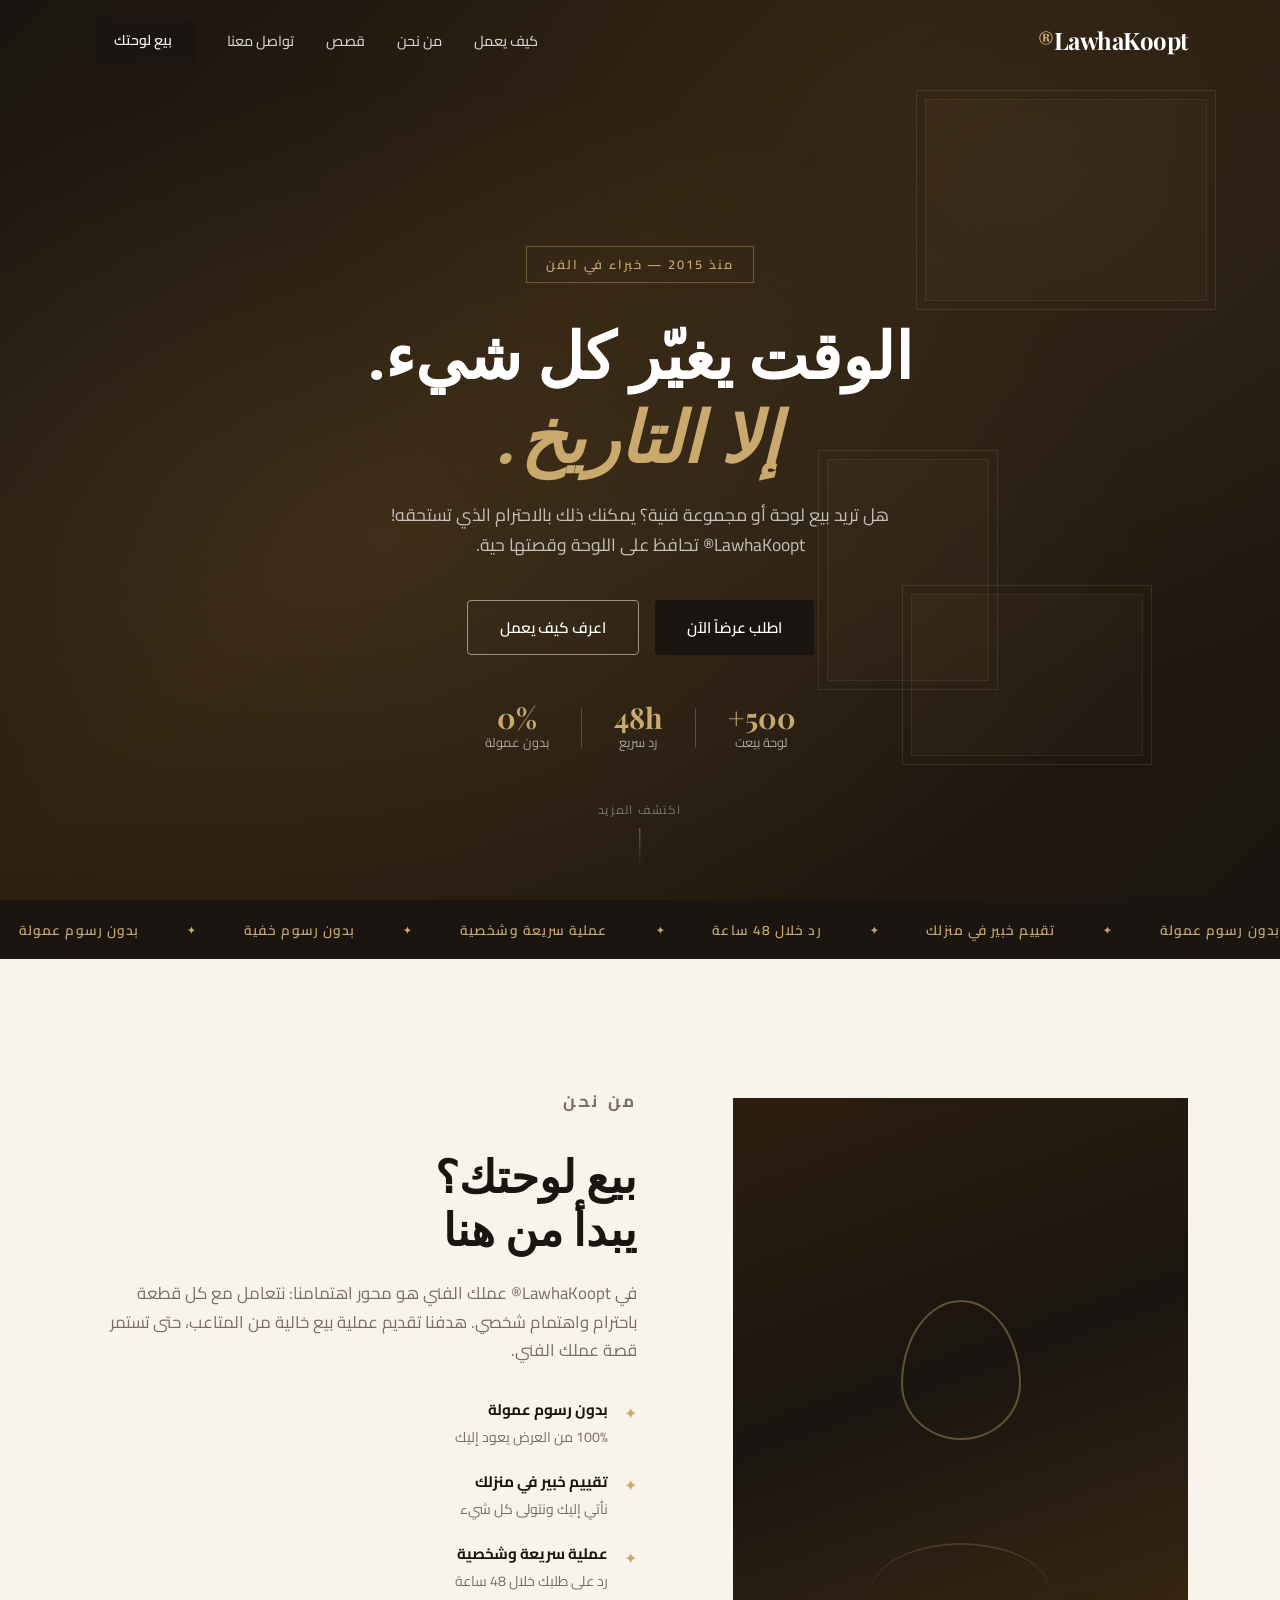
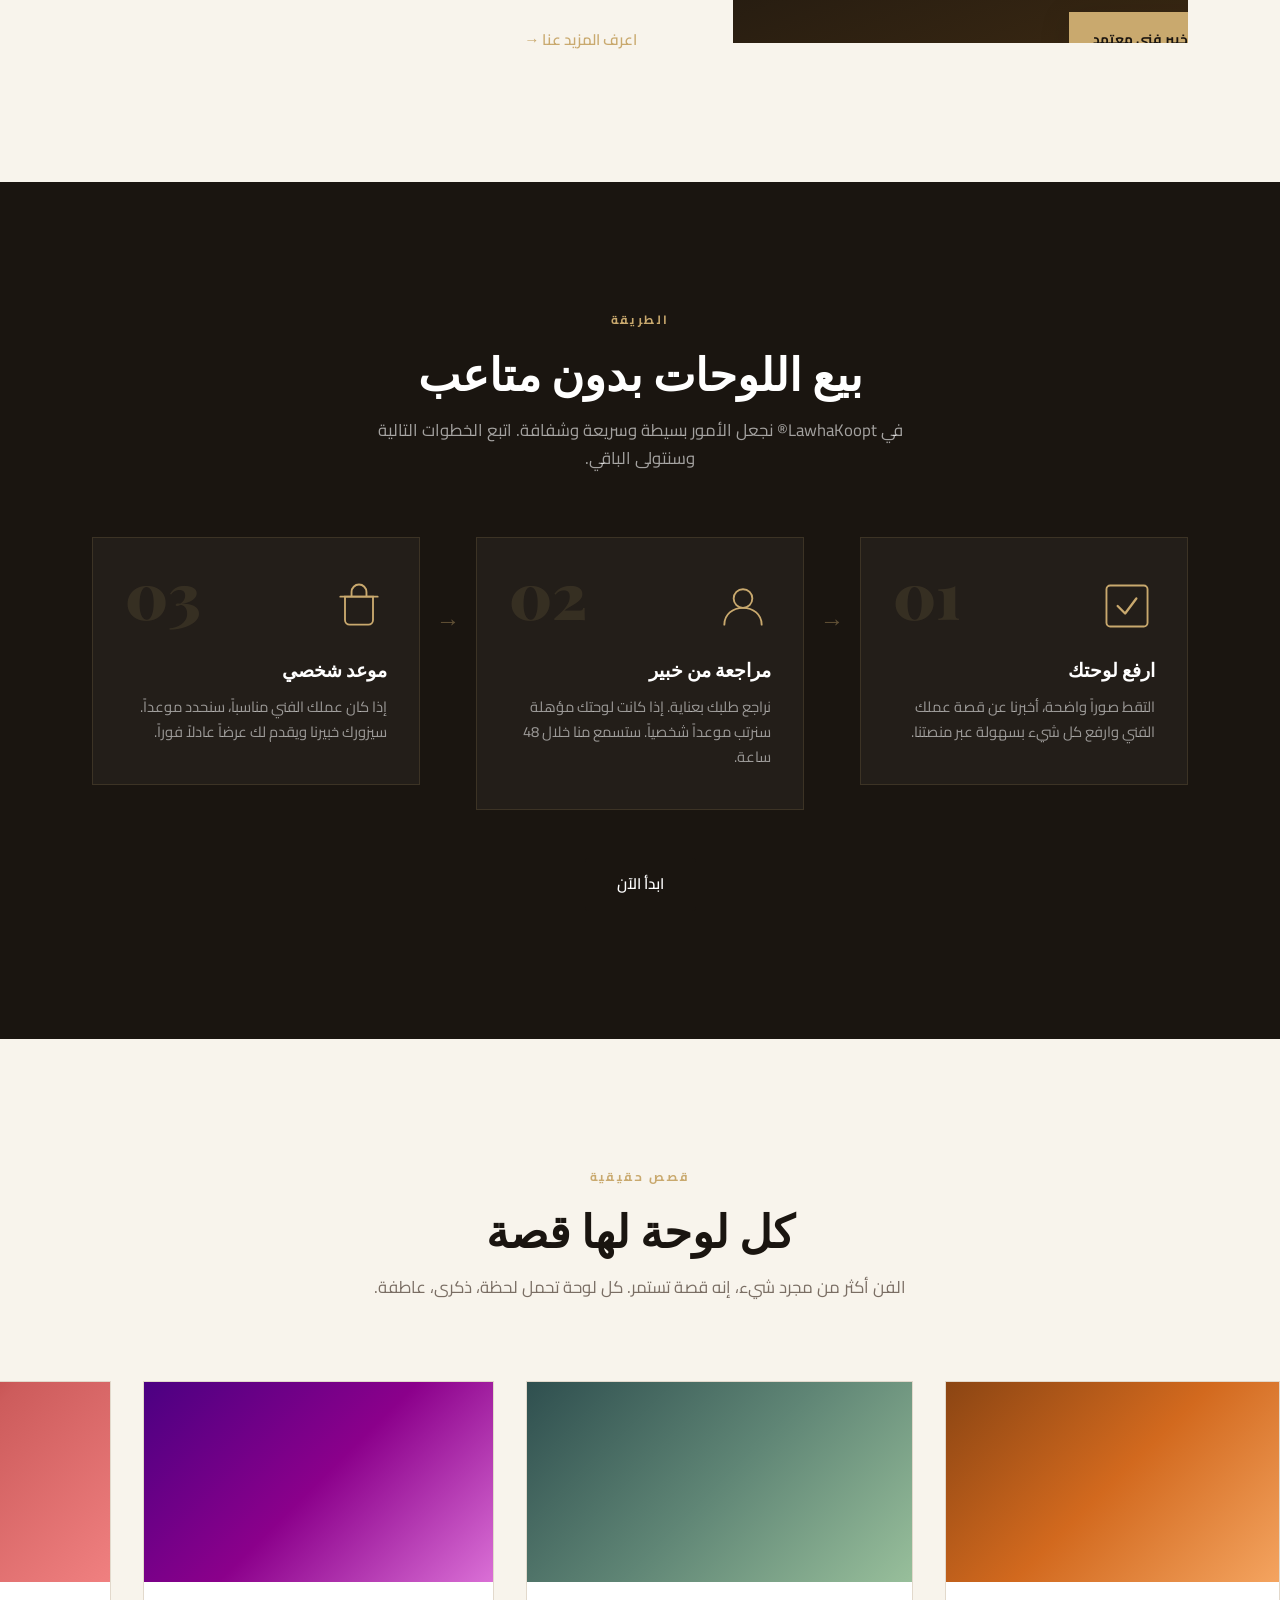
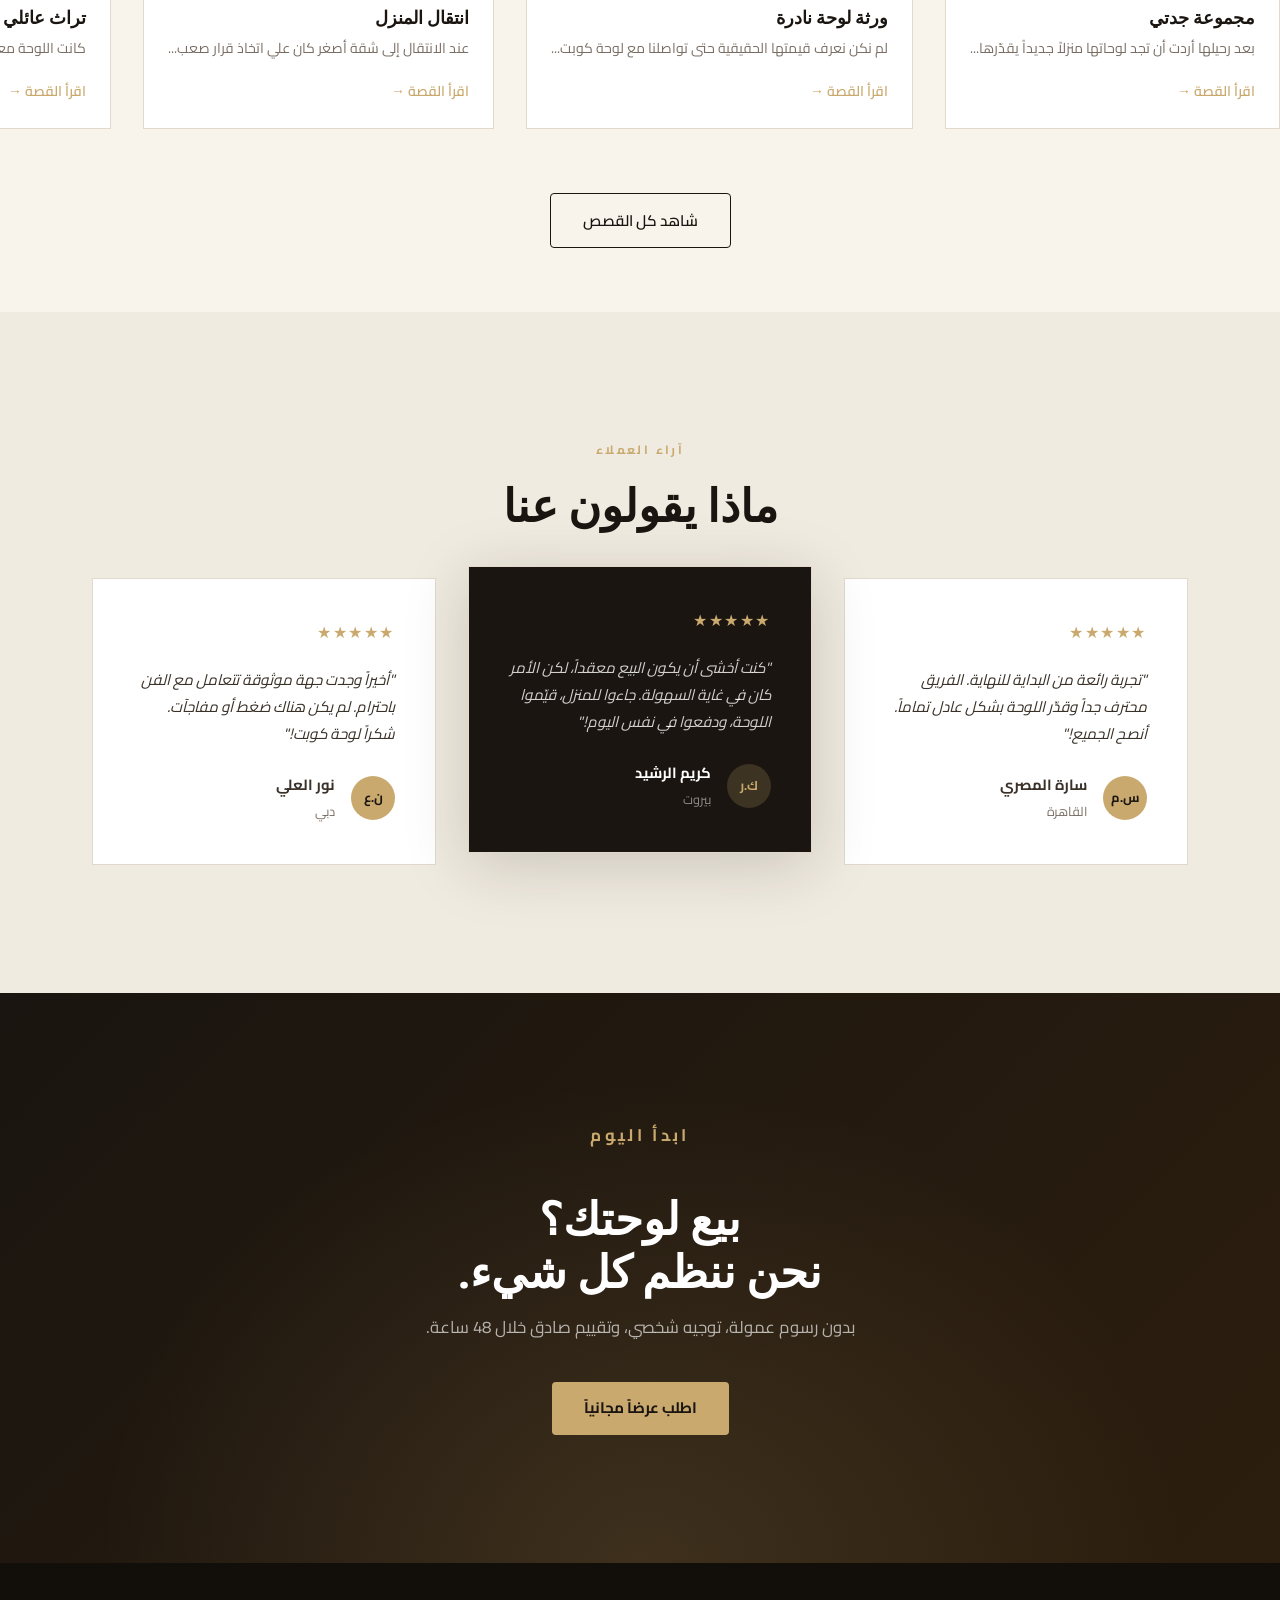
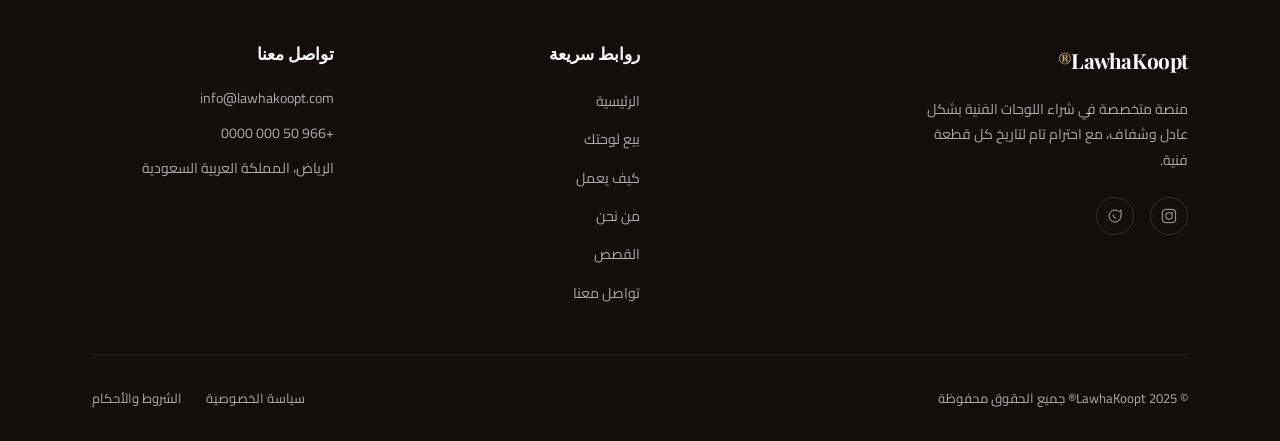
<file: index.html>
<!DOCTYPE html>
<html lang="ar" dir="rtl">
<head>
  <meta charset="UTF-8" />
  <meta name="viewport" content="width=device-width, initial-scale=1.0" />
  <title>بيع لوحتك بسرعة وأمان | LawhaKoopt®</title>
  <meta name="description" content="تريد بيع لوحتك؟ في LawhaKoopt® نقدم لك تجربة بيع سريعة وشخصية وبلا متاعب – بدون عمولة، وعرض شفاف خلال 48 ساعة." />
  <link rel="preconnect" href="https://fonts.googleapis.com">
  <link rel="preconnect" href="https://fonts.gstatic.com" crossorigin>
  <link href="https://fonts.googleapis.com/css2?family=Playfair+Display:ital,wght@0,400;0,700;0,900;1,400;1,700&family=Cairo:wght@300;400;500;600;700&display=swap" rel="stylesheet">
  <link rel="stylesheet" href="styles.css" />
</head>
<body>

<!-- ===== NAVBAR ===== -->
<nav class="navbar" id="navbar">
  <div class="nav-container">
    <a href="index.html" class="logo">LawhaKoopt<span>®</span></a>
    <ul class="nav-links" id="navLinks">
      <li><a href="how-it-works.html">كيف يعمل</a></li>
      <li><a href="about.html">من نحن</a></li>
      <li><a href="stories.html">قصص</a></li>
      <li><a href="contact.html">تواصل معنا</a></li>
    </ul>
    <a href="sell.html" class="btn-nav">بيع لوحتك</a>
    <button class="hamburger" id="hamburger" aria-label="القائمة">
      <span></span><span></span><span></span>
    </button>
  </div>
</nav>

<!-- ===== HERO ===== -->
<section class="hero">
  <div class="hero-bg">
    <div class="hero-canvas-art">
      <div class="floating-frame frame-1"></div>
      <div class="floating-frame frame-2"></div>
      <div class="floating-frame frame-3"></div>
    </div>
    <div class="hero-overlay"></div>
  </div>
  <div class="hero-content">
    <div class="hero-badge">منذ 2015 — خبراء في الفن</div>
    <h1 class="hero-title">
      <span class="title-line">الوقت يغيّر كل شيء.</span>
      <em class="title-em">إلا التاريخ.</em>
    </h1>
    <p class="hero-sub">هل تريد بيع لوحة أو مجموعة فنية؟ يمكنك ذلك بالاحترام الذي تستحقه! LawhaKoopt® تحافظ على اللوحة وقصتها حية.</p>
    <div class="hero-actions">
      <a href="sell.html" class="btn-primary">اطلب عرضاً الآن</a>
      <a href="how-it-works.html" class="btn-ghost">اعرف كيف يعمل</a>
    </div>
    <div class="hero-trust">
      <div class="trust-item"><span class="trust-num">+500</span><span>لوحة بيعت</span></div>
      <div class="trust-sep"></div>
      <div class="trust-item"><span class="trust-num">48h</span><span>رد سريع</span></div>
      <div class="trust-sep"></div>
      <div class="trust-item"><span class="trust-num">0%</span><span>بدون عمولة</span></div>
    </div>
  </div>
  <div class="hero-scroll-hint">
    <span>اكتشف المزيد</span>
    <div class="scroll-arrow"></div>
  </div>
</section>

<!-- ===== FEATURES TICKER ===== -->
<div class="ticker-wrap">
  <div class="ticker-track">
    <span>بدون رسوم عمولة</span><span class="dot">✦</span>
    <span>تقييم خبير في منزلك</span><span class="dot">✦</span>
    <span>رد خلال 48 ساعة</span><span class="dot">✦</span>
    <span>عملية سريعة وشخصية</span><span class="dot">✦</span>
    <span>بدون رسوم خفية</span><span class="dot">✦</span>
    <span>بدون رسوم عمولة</span><span class="dot">✦</span>
    <span>تقييم خبير في منزلك</span><span class="dot">✦</span>
    <span>رد خلال 48 ساعة</span><span class="dot">✦</span>
    <span>عملية سريعة وشخصية</span><span class="dot">✦</span>
    <span>بدون رسوم خفية</span><span class="dot">✦</span>
  </div>
</div>

<!-- ===== ABOUT INTRO ===== -->
<section class="about-intro">
  <div class="container">
    <div class="about-intro-grid">
      <div class="about-intro-img">
        <div class="portrait-frame">
          <div class="portrait-inner">
            <div class="portrait-art"></div>
          </div>
          <div class="portrait-badge">خبير فني معتمد</div>
        </div>
      </div>
      <div class="about-intro-text">
        <p class="section-label">من نحن</p>
        <h2>بيع لوحتك؟<br/>يبدأ من هنا</h2>
        <p>في LawhaKoopt® عملك الفني هو محور اهتمامنا: نتعامل مع كل قطعة باحترام واهتمام شخصي. هدفنا تقديم عملية بيع خالية من المتاعب، حتى تستمر قصة عملك الفني.</p>
        <ul class="feature-list">
          <li>
            <div class="feat-icon">✦</div>
            <div>
              <strong>بدون رسوم عمولة</strong>
              <span>100% من العرض يعود إليك</span>
            </div>
          </li>
          <li>
            <div class="feat-icon">✦</div>
            <div>
              <strong>تقييم خبير في منزلك</strong>
              <span>نأتي إليك ونتولى كل شيء</span>
            </div>
          </li>
          <li>
            <div class="feat-icon">✦</div>
            <div>
              <strong>عملية سريعة وشخصية</strong>
              <span>رد على طلبك خلال 48 ساعة</span>
            </div>
          </li>
        </ul>
        <a href="about.html" class="btn-link">اعرف المزيد عنا →</a>
      </div>
    </div>
  </div>
</section>

<!-- ===== HOW IT WORKS ===== -->
<section class="how-section">
  <div class="container">
    <p class="section-label center">الطريقة</p>
    <h2 class="section-title center">بيع اللوحات بدون متاعب</h2>
    <p class="section-sub center">في LawhaKoopt® نجعل الأمور بسيطة وسريعة وشفافة. اتبع الخطوات التالية وسنتولى الباقي.</p>
    <div class="steps-grid">
      <div class="step-card" data-step="01">
        <div class="step-num">01</div>
        <div class="step-icon-wrap">
          <svg viewBox="0 0 60 60" fill="none"><rect x="8" y="8" width="44" height="44" rx="4" stroke="currentColor" stroke-width="2"/><path d="M20 30 L28 38 L40 22" stroke="currentColor" stroke-width="2.5" stroke-linecap="round" stroke-linejoin="round"/></svg>
        </div>
        <h3>ارفع لوحتك</h3>
        <p>التقط صوراً واضحة، أخبرنا عن قصة عملك الفني وارفع كل شيء بسهولة عبر منصتنا.</p>
      </div>
      <div class="step-connector"></div>
      <div class="step-card" data-step="02">
        <div class="step-num">02</div>
        <div class="step-icon-wrap">
          <svg viewBox="0 0 60 60" fill="none"><circle cx="30" cy="22" r="10" stroke="currentColor" stroke-width="2"/><path d="M10 50c0-11 9-18 20-18s20 7 20 18" stroke="currentColor" stroke-width="2" stroke-linecap="round"/></svg>
        </div>
        <h3>مراجعة من خبير</h3>
        <p>نراجع طلبك بعناية. إذا كانت لوحتك مؤهلة سنرتب موعداً شخصياً. ستسمع منا خلال 48 ساعة.</p>
      </div>
      <div class="step-connector"></div>
      <div class="step-card" data-step="03">
        <div class="step-num">03</div>
        <div class="step-icon-wrap">
          <svg viewBox="0 0 60 60" fill="none"><path d="M15 20h30v25a5 5 0 01-5 5H20a5 5 0 01-5-5V20z" stroke="currentColor" stroke-width="2"/><path d="M10 20h40M22 20V15a8 8 0 0116 0v5" stroke="currentColor" stroke-width="2" stroke-linecap="round"/></svg>
        </div>
        <h3>موعد شخصي</h3>
        <p>إذا كان عملك الفني مناسباً، سنحدد موعداً. سيزورك خبيرنا ويقدم لك عرضاً عادلاً فوراً.</p>
      </div>
    </div>
    <div class="how-cta">
      <a href="sell.html" class="btn-primary">ابدأ الآن</a>
    </div>
  </div>
</section>

<!-- ===== STORIES TEASER ===== -->
<section class="stories-section">
  <div class="container">
    <p class="section-label center">قصص حقيقية</p>
    <h2 class="section-title center">كل لوحة لها قصة</h2>
    <p class="section-sub center">الفن أكثر من مجرد شيء، إنه قصة تستمر. كل لوحة تحمل لحظة، ذكرى، عاطفة.</p>
  </div>
  <div class="stories-marquee">
    <div class="story-card">
      <div class="story-art art-1"></div>
      <div class="story-info">
        <h4>مجموعة جدتي</h4>
        <p>بعد رحيلها أردت أن تجد لوحاتها منزلاً جديداً يقدّرها...</p>
        <a href="stories.html">اقرأ القصة →</a>
      </div>
    </div>
    <div class="story-card">
      <div class="story-art art-2"></div>
      <div class="story-info">
        <h4>ورثة لوحة نادرة</h4>
        <p>لم نكن نعرف قيمتها الحقيقية حتى تواصلنا مع لوحة كوبت...</p>
        <a href="stories.html">اقرأ القصة →</a>
      </div>
    </div>
    <div class="story-card">
      <div class="story-art art-3"></div>
      <div class="story-info">
        <h4>انتقال المنزل</h4>
        <p>عند الانتقال إلى شقة أصغر كان علي اتخاذ قرار صعب...</p>
        <a href="stories.html">اقرأ القصة →</a>
      </div>
    </div>
    <div class="story-card">
      <div class="story-art art-4"></div>
      <div class="story-info">
        <h4>تراث عائلي</h4>
        <p>كانت اللوحة معلقة في منزل عائلتنا لأكثر من خمسين عاماً...</p>
        <a href="stories.html">اقرأ القصة →</a>
      </div>
    </div>
  </div>
  <div class="container" style="text-align:center;margin-top:3rem">
    <a href="stories.html" class="btn-outline">شاهد كل القصص</a>
  </div>
</section>

<!-- ===== TESTIMONIALS ===== -->
<section class="testimonials-section">
  <div class="container">
    <p class="section-label center">آراء العملاء</p>
    <h2 class="section-title center">ماذا يقولون عنا</h2>
    <div class="testimonials-grid">
      <div class="testimonial-card">
        <div class="stars">★★★★★</div>
        <p>"تجربة رائعة من البداية للنهاية. الفريق محترف جداً وقدّر اللوحة بشكل عادل تماماً. أنصح الجميع!"</p>
        <div class="testimonial-author">
          <div class="author-avatar">س.م</div>
          <div>
            <strong>سارة المصري</strong>
            <span>القاهرة</span>
          </div>
        </div>
      </div>
      <div class="testimonial-card featured">
        <div class="stars">★★★★★</div>
        <p>"كنت أخشى أن يكون البيع معقداً، لكن الأمر كان في غاية السهولة. جاءوا للمنزل، قيّموا اللوحة، ودفعوا في نفس اليوم!"</p>
        <div class="testimonial-author">
          <div class="author-avatar">ك.ر</div>
          <div>
            <strong>كريم الرشيد</strong>
            <span>بيروت</span>
          </div>
        </div>
      </div>
      <div class="testimonial-card">
        <div class="stars">★★★★★</div>
        <p>"أخيراً وجدت جهة موثوقة تتعامل مع الفن باحترام. لم يكن هناك ضغط أو مفاجآت. شكراً لوحة كوبت!"</p>
        <div class="testimonial-author">
          <div class="author-avatar">ن.ع</div>
          <div>
            <strong>نور العلي</strong>
            <span>دبي</span>
          </div>
        </div>
      </div>
    </div>
  </div>
</section>

<!-- ===== CTA SECTION ===== -->
<section class="cta-section">
  <div class="cta-bg"></div>
  <div class="container">
    <div class="cta-content">
      <p class="section-label" style="color:#c9a96e">ابدأ اليوم</p>
      <h2>بيع لوحتك؟<br/>نحن ننظم كل شيء.</h2>
      <p>بدون رسوم عمولة، توجيه شخصي، وتقييم صادق خلال 48 ساعة.</p>
      <a href="sell.html" class="btn-gold">اطلب عرضاً مجانياً</a>
    </div>
  </div>
</section>

<!-- ===== FOOTER ===== -->
<footer class="footer">
  <div class="container">
    <div class="footer-grid">
      <div class="footer-brand">
        <a href="index.html" class="logo">LawhaKoopt<span>®</span></a>
        <p>منصة متخصصة في شراء اللوحات الفنية بشكل عادل وشفاف، مع احترام تام لتاريخ كل قطعة فنية.</p>
        <div class="footer-social">
          <a href="#" aria-label="Instagram">
            <svg viewBox="0 0 24 24" fill="none" stroke="currentColor" stroke-width="1.5"><rect x="2" y="2" width="20" height="20" rx="5"/><circle cx="12" cy="12" r="5"/><circle cx="17.5" cy="6.5" r="1" fill="currentColor" stroke="none"/></svg>
          </a>
          <a href="#" aria-label="WhatsApp">
            <svg viewBox="0 0 24 24" fill="none" stroke="currentColor" stroke-width="1.5"><path d="M21 12a9 9 0 11-9-9c2.52 0 4.8.99 6.49 2.6L21 3v9z"/><path d="M9 10c0 3 2 5 5 5"/></svg>
          </a>
        </div>
      </div>
      <div class="footer-links">
        <h4>روابط سريعة</h4>
        <ul>
          <li><a href="index.html">الرئيسية</a></li>
          <li><a href="sell.html">بيع لوحتك</a></li>
          <li><a href="how-it-works.html">كيف يعمل</a></li>
          <li><a href="about.html">من نحن</a></li>
          <li><a href="stories.html">القصص</a></li>
          <li><a href="contact.html">تواصل معنا</a></li>
        </ul>
      </div>
      <div class="footer-contact">
        <h4>تواصل معنا</h4>
        <ul>
          <li><a href="mailto:info@lawhakoopt.com">info@lawhakoopt.com</a></li>
          <li><a href="tel:+966500000000">+966 50 000 0000</a></li>
          <li>الرياض، المملكة العربية السعودية</li>
        </ul>
      </div>
    </div>
    <div class="footer-bottom">
      <p>© 2025 LawhaKoopt® جميع الحقوق محفوظة</p>
      <div class="footer-legal">
        <a href="privacy.html">سياسة الخصوصية</a>
        <a href="terms.html">الشروط والأحكام</a>
      </div>
    </div>
  </div>
</footer>

<script src="main.js"></script>
</body>
</html>
</file>
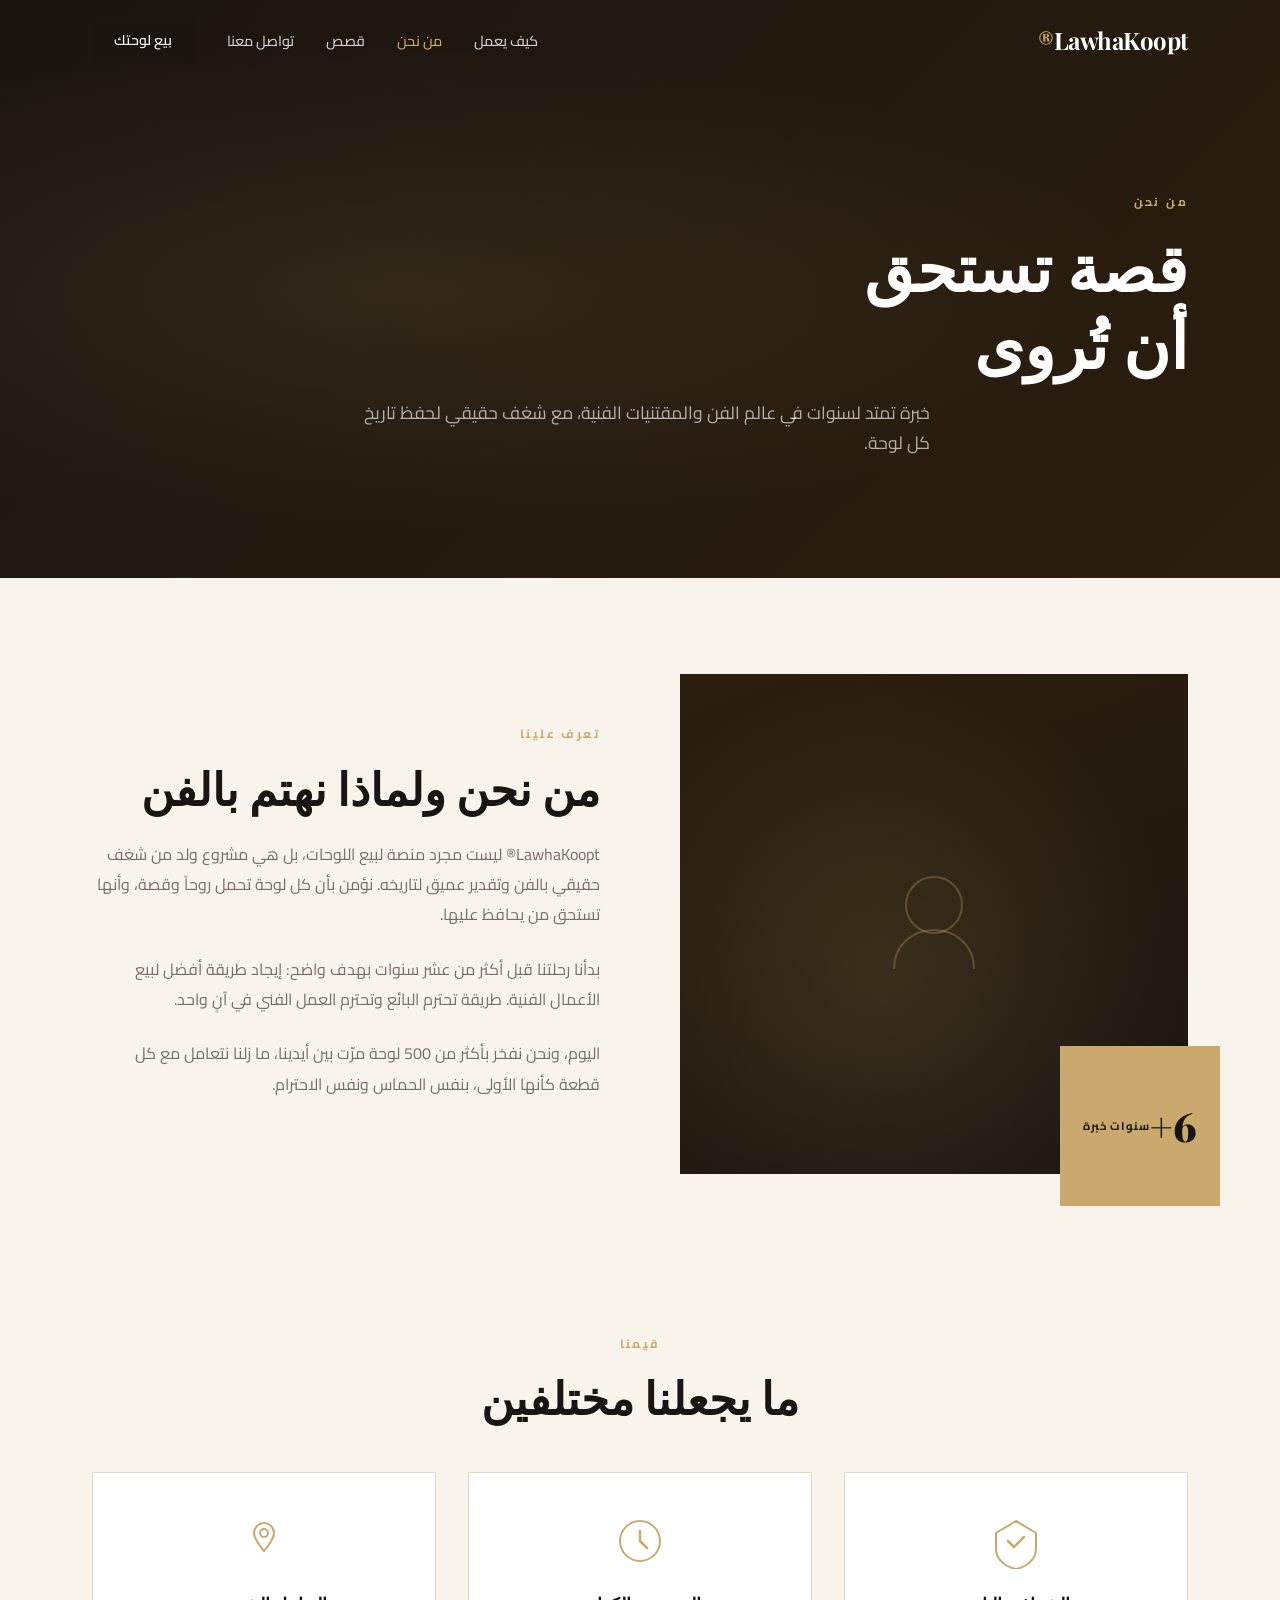
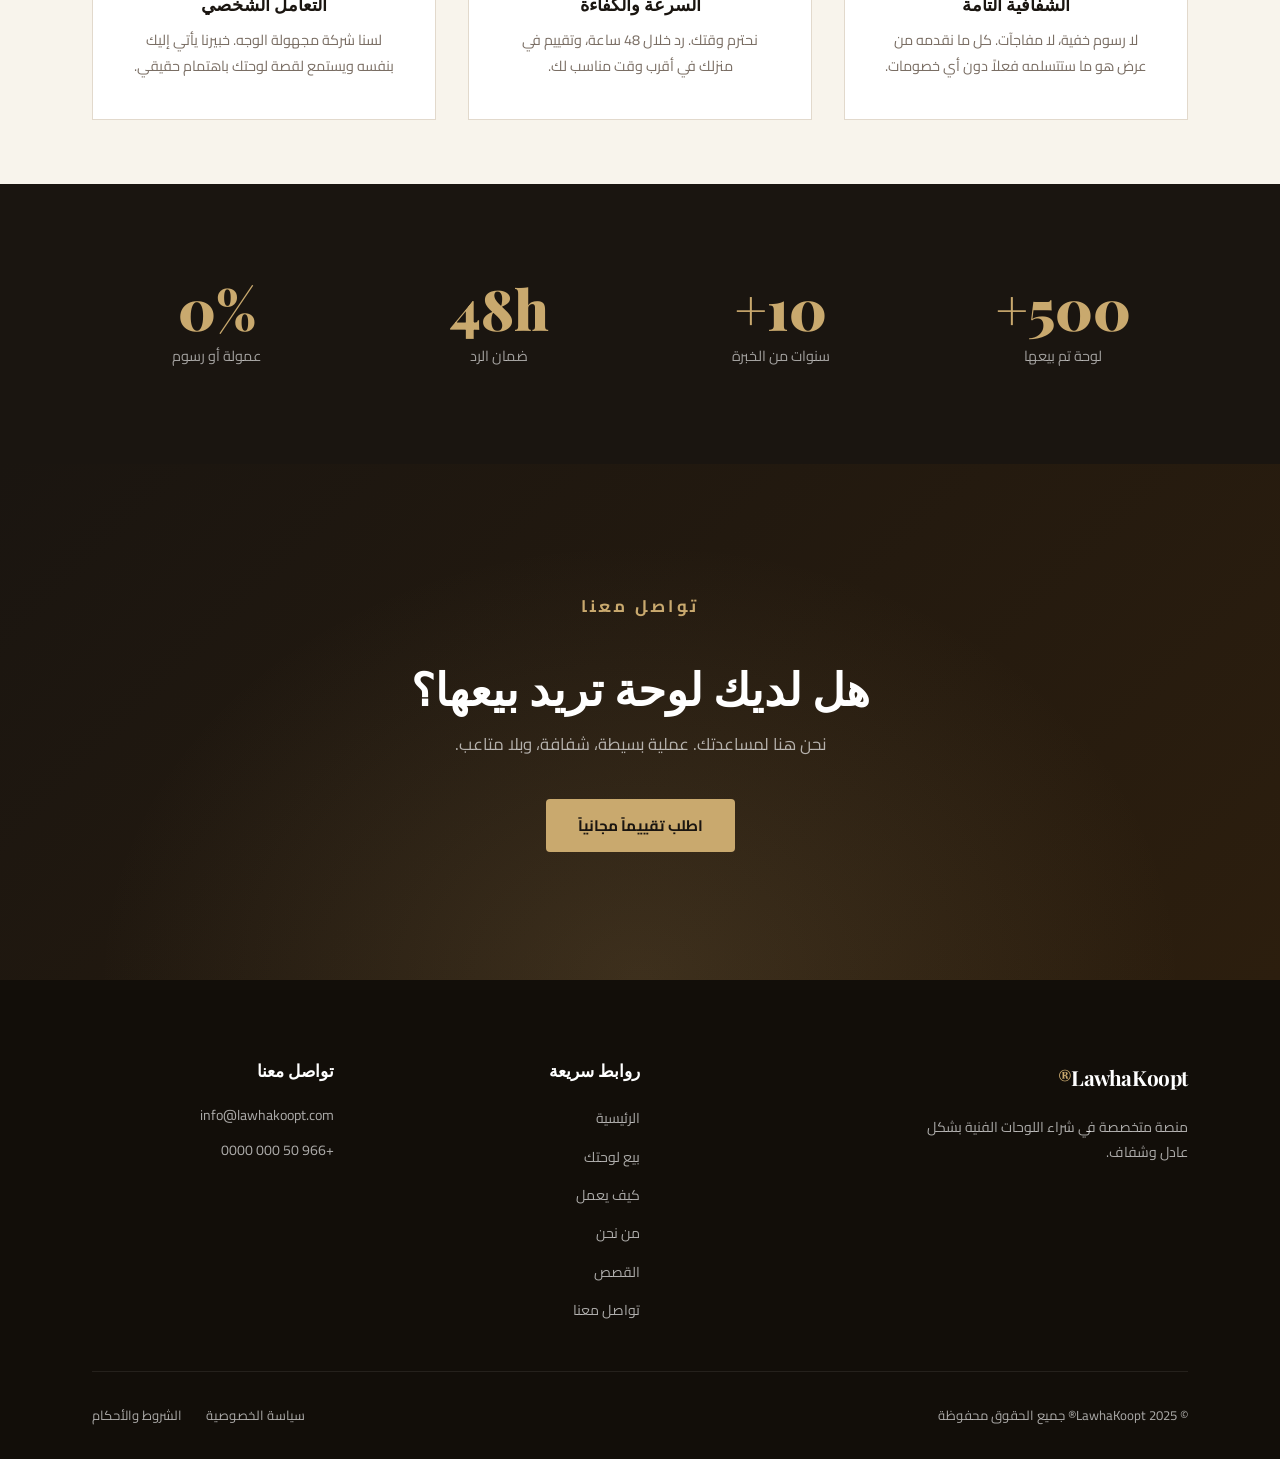
<file: about.html>
<!DOCTYPE html>
<html lang="ar" dir="rtl">
<head>
  <meta charset="UTF-8" />
  <meta name="viewport" content="width=device-width, initial-scale=1.0" />
  <title>من نحن | LawhaKoopt®</title>
  <link rel="preconnect" href="https://fonts.googleapis.com">
  <link href="https://fonts.googleapis.com/css2?family=Playfair+Display:ital,wght@0,400;0,700;0,900;1,400&family=Cairo:wght@300;400;500;600;700&display=swap" rel="stylesheet">
  <link rel="stylesheet" href="styles.css" />
</head>
<body>

<nav class="navbar scrolled" id="navbar">
  <div class="nav-container">
    <a href="index.html" class="logo">LawhaKoopt<span>®</span></a>
    <ul class="nav-links" id="navLinks">
      <li><a href="how-it-works.html">كيف يعمل</a></li>
      <li><a href="about.html" style="color:var(--gold)">من نحن</a></li>
      <li><a href="stories.html">قصص</a></li>
      <li><a href="contact.html">تواصل معنا</a></li>
    </ul>
    <a href="sell.html" class="btn-nav">بيع لوحتك</a>
    <button class="hamburger" id="hamburger"><span></span><span></span><span></span></button>
  </div>
</nav>

<section class="page-hero">
  <div class="container">
    <div class="page-hero-content">
      <span class="section-label">من نحن</span>
      <h1>قصة تستحق<br/>أن تُروى</h1>
      <p class="hero-sub">خبرة تمتد لسنوات في عالم الفن والمقتنيات الفنية، مع شغف حقيقي لحفظ تاريخ كل لوحة.</p>
    </div>
  </div>
</section>

<section class="about-section">
  <div class="container">
    <div class="about-grid reveal">
      <div class="about-img-wrap">
        <div class="about-main-img">
          <div style="position:absolute;inset:0;display:flex;align-items:center;justify-content:center;">
            <div style="text-align:center;color:rgba(201,169,110,0.3);">
              <svg width="120" height="120" viewBox="0 0 120 120" fill="none">
                <circle cx="60" cy="45" r="28" stroke="currentColor" stroke-width="2"/>
                <path d="M20 108c0-22 18-38 40-38s40 16 40 38" stroke="currentColor" stroke-width="2" stroke-linecap="round"/>
              </svg>
            </div>
          </div>
        </div>
        <div class="about-accent">
          <div class="about-accent-num">10+</div>
          <div class="about-accent-txt">سنوات خبرة</div>
        </div>
      </div>
      <div class="about-text">
        <span class="section-label">تعرف علينا</span>
        <h2>من نحن ولماذا نهتم بالفن</h2>
        <p>LawhaKoopt® ليست مجرد منصة لبيع اللوحات، بل هي مشروع ولد من شغف حقيقي بالفن وتقدير عميق لتاريخه. نؤمن بأن كل لوحة تحمل روحاً وقصة، وأنها تستحق من يحافظ عليها.</p>
        <p>بدأنا رحلتنا قبل أكثر من عشر سنوات بهدف واضح: إيجاد طريقة أفضل لبيع الأعمال الفنية. طريقة تحترم البائع وتحترم العمل الفني في آنٍ واحد.</p>
        <p>اليوم، ونحن نفخر بأكثر من 500 لوحة مرّت بين أيدينا، ما زلنا نتعامل مع كل قطعة كأنها الأولى، بنفس الحماس ونفس الاحترام.</p>
      </div>
    </div>
  </div>
</section>

<section class="about-values reveal">
  <div class="container">
    <span class="section-label center">قيمنا</span>
    <h2 class="section-title center">ما يجعلنا مختلفين</h2>
    <div class="values-grid" style="margin-top:3rem">
      <div class="value-card">
        <div class="value-icon">
          <svg viewBox="0 0 56 56" fill="none"><path d="M28 8L8 20v16c0 10 9 18 20 20 11-2 20-10 20-20V20L28 8z" stroke="currentColor" stroke-width="2"/><path d="M20 28l6 6 10-10" stroke="currentColor" stroke-width="2.5" stroke-linecap="round" stroke-linejoin="round"/></svg>
        </div>
        <h3>الشفافية التامة</h3>
        <p>لا رسوم خفية، لا مفاجآت. كل ما نقدمه من عرض هو ما ستتسلمه فعلاً دون أي خصومات.</p>
      </div>
      <div class="value-card">
        <div class="value-icon">
          <svg viewBox="0 0 56 56" fill="none"><circle cx="28" cy="28" r="20" stroke="currentColor" stroke-width="2"/><path d="M28 18v10l7 7" stroke="currentColor" stroke-width="2.5" stroke-linecap="round"/></svg>
        </div>
        <h3>السرعة والكفاءة</h3>
        <p>نحترم وقتك. رد خلال 48 ساعة، وتقييم في منزلك في أقرب وقت مناسب لك.</p>
      </div>
      <div class="value-card">
        <div class="value-icon">
          <svg viewBox="0 0 56 56" fill="none"><path d="M28 10c-5 0-10 4-10 10s10 18 10 18 10-12 10-18-5-10-10-10z" stroke="currentColor" stroke-width="2"/><circle cx="28" cy="20" r="4" stroke="currentColor" stroke-width="2"/></svg>
        </div>
        <h3>التعامل الشخصي</h3>
        <p>لسنا شركة مجهولة الوجه. خبيرنا يأتي إليك بنفسه ويستمع لقصة لوحتك باهتمام حقيقي.</p>
      </div>
    </div>
  </div>
</section>

<!-- STATS -->
<section style="padding:6rem 0;background:var(--dark)">
  <div class="container">
    <div style="display:grid;grid-template-columns:repeat(4,1fr);gap:2rem;text-align:center" class="reveal">
      <div>
        <div style="font-family:var(--font-display);font-size:3.5rem;font-weight:900;color:var(--gold);line-height:1">500+</div>
        <div style="color:rgba(255,255,255,0.6);font-size:0.9rem;margin-top:0.5rem">لوحة تم بيعها</div>
      </div>
      <div>
        <div style="font-family:var(--font-display);font-size:3.5rem;font-weight:900;color:var(--gold);line-height:1">10+</div>
        <div style="color:rgba(255,255,255,0.6);font-size:0.9rem;margin-top:0.5rem">سنوات من الخبرة</div>
      </div>
      <div>
        <div style="font-family:var(--font-display);font-size:3.5rem;font-weight:900;color:var(--gold);line-height:1">48h</div>
        <div style="color:rgba(255,255,255,0.6);font-size:0.9rem;margin-top:0.5rem">ضمان الرد</div>
      </div>
      <div>
        <div style="font-family:var(--font-display);font-size:3.5rem;font-weight:900;color:var(--gold);line-height:1">0%</div>
        <div style="color:rgba(255,255,255,0.6);font-size:0.9rem;margin-top:0.5rem">عمولة أو رسوم</div>
      </div>
    </div>
  </div>
</section>

<section class="cta-section">
  <div class="cta-bg"></div>
  <div class="container">
    <div class="cta-content">
      <p class="section-label" style="color:var(--gold)">تواصل معنا</p>
      <h2>هل لديك لوحة تريد بيعها؟</h2>
      <p>نحن هنا لمساعدتك. عملية بسيطة، شفافة، وبلا متاعب.</p>
      <a href="sell.html" class="btn-gold">اطلب تقييماً مجانياً</a>
    </div>
  </div>
</section>

<footer class="footer">
  <div class="container">
    <div class="footer-grid">
      <div class="footer-brand">
        <a href="index.html" class="logo">LawhaKoopt<span>®</span></a>
        <p>منصة متخصصة في شراء اللوحات الفنية بشكل عادل وشفاف.</p>
      </div>
      <div class="footer-links">
        <h4>روابط سريعة</h4>
        <ul>
          <li><a href="index.html">الرئيسية</a></li>
          <li><a href="sell.html">بيع لوحتك</a></li>
          <li><a href="how-it-works.html">كيف يعمل</a></li>
          <li><a href="about.html">من نحن</a></li>
          <li><a href="stories.html">القصص</a></li>
          <li><a href="contact.html">تواصل معنا</a></li>
        </ul>
      </div>
      <div class="footer-contact">
        <h4>تواصل معنا</h4>
        <ul>
          <li><a href="mailto:info@lawhakoopt.com">info@lawhakoopt.com</a></li>
          <li><a href="tel:+966500000000">+966 50 000 0000</a></li>
        </ul>
      </div>
    </div>
    <div class="footer-bottom">
      <p>© 2025 LawhaKoopt® جميع الحقوق محفوظة</p>
      <div class="footer-legal">
        <a href="#">سياسة الخصوصية</a>
        <a href="#">الشروط والأحكام</a>
      </div>
    </div>
  </div>
</footer>

<script src="main.js"></script>
</body>
</html>
</file>
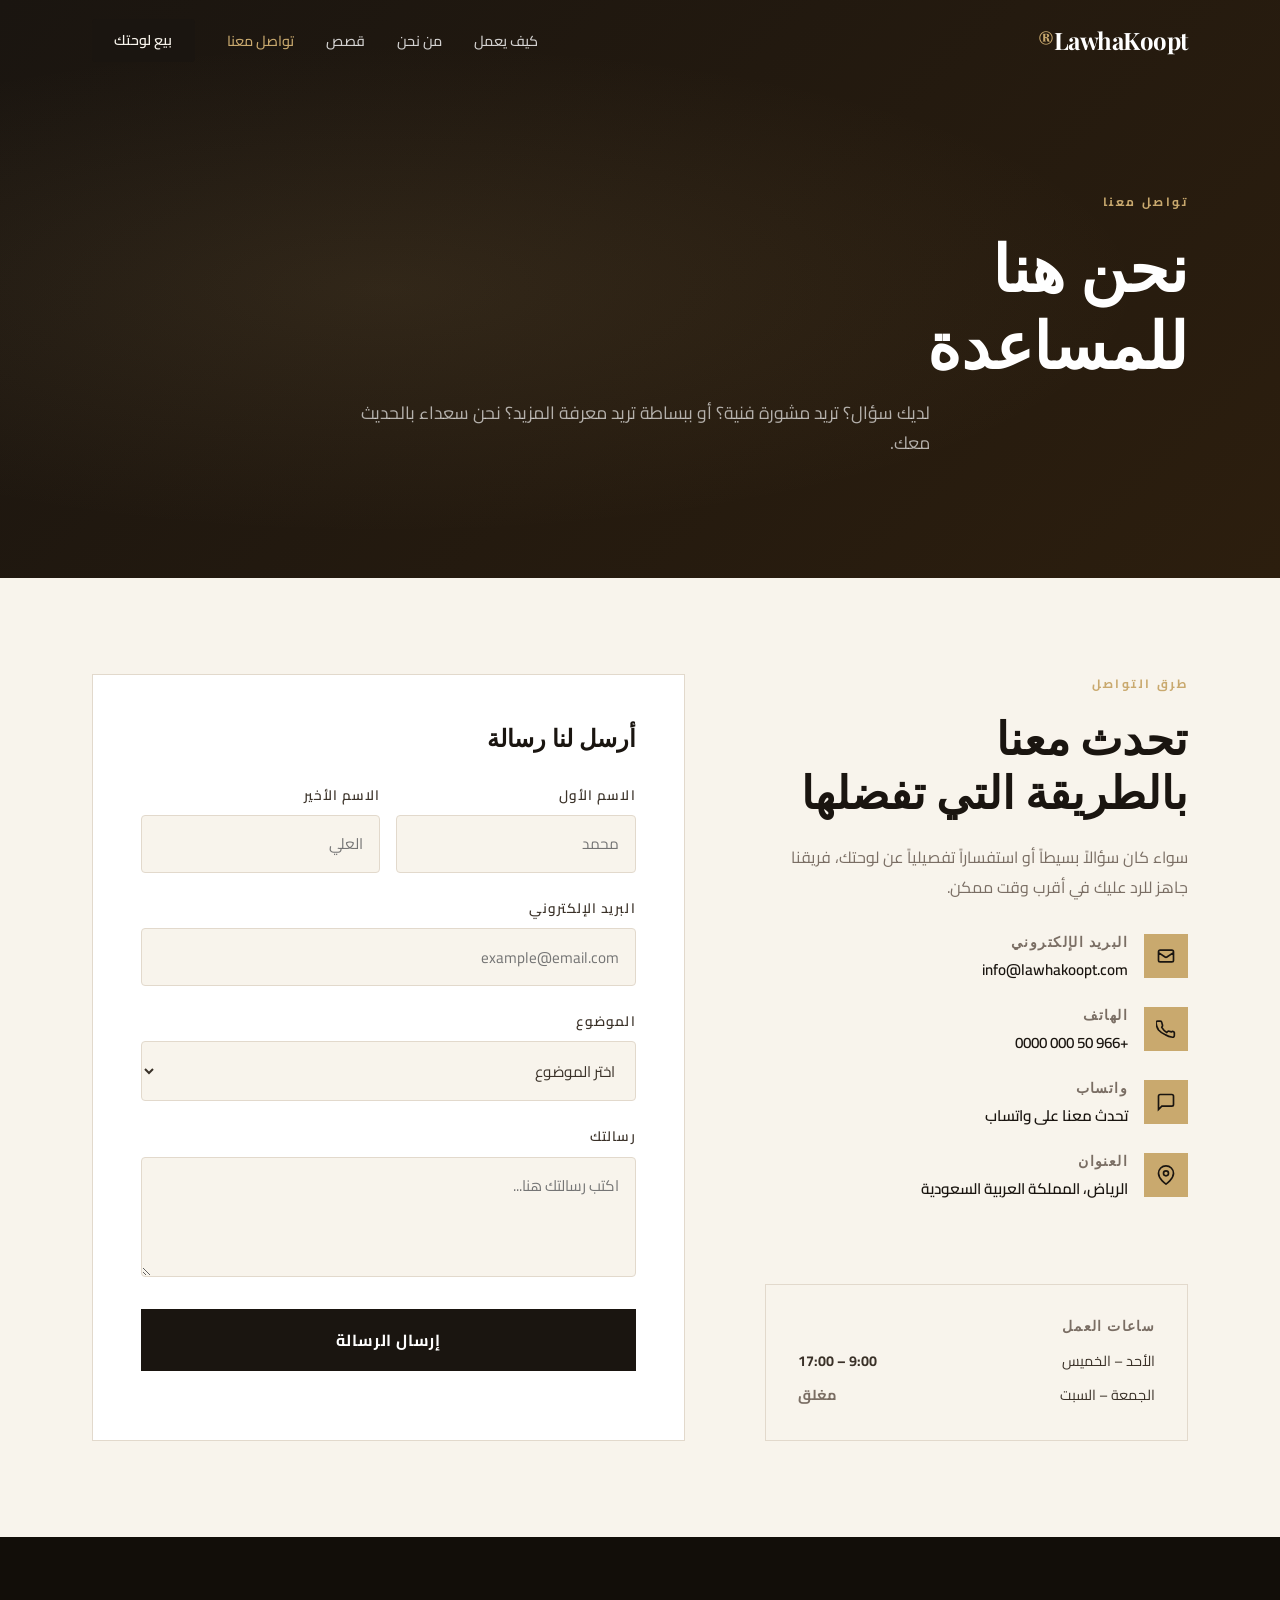
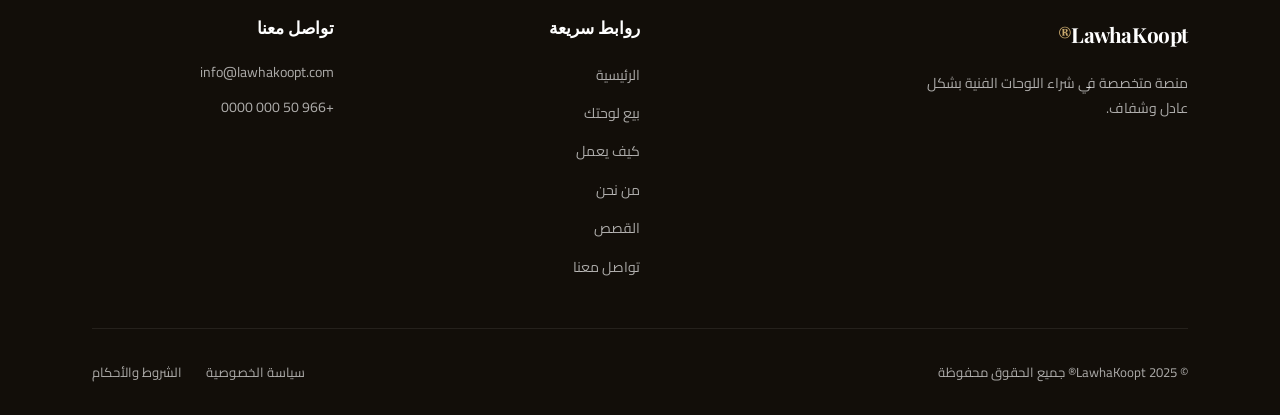
<file: contact.html>
<!DOCTYPE html>
<html lang="ar" dir="rtl">
<head>
  <meta charset="UTF-8" />
  <meta name="viewport" content="width=device-width, initial-scale=1.0" />
  <title>تواصل معنا | LawhaKoopt®</title>
  <link rel="preconnect" href="https://fonts.googleapis.com">
  <link href="https://fonts.googleapis.com/css2?family=Playfair+Display:ital,wght@0,400;0,700;0,900;1,400&family=Cairo:wght@300;400;500;600;700&display=swap" rel="stylesheet">
  <link rel="stylesheet" href="styles.css" />
</head>
<body>

<nav class="navbar scrolled" id="navbar">
  <div class="nav-container">
    <a href="index.html" class="logo">LawhaKoopt<span>®</span></a>
    <ul class="nav-links" id="navLinks">
      <li><a href="how-it-works.html">كيف يعمل</a></li>
      <li><a href="about.html">من نحن</a></li>
      <li><a href="stories.html">قصص</a></li>
      <li><a href="contact.html" style="color:var(--gold)">تواصل معنا</a></li>
    </ul>
    <a href="sell.html" class="btn-nav">بيع لوحتك</a>
    <button class="hamburger" id="hamburger"><span></span><span></span><span></span></button>
  </div>
</nav>

<section class="page-hero">
  <div class="container">
    <div class="page-hero-content">
      <span class="section-label">تواصل معنا</span>
      <h1>نحن هنا<br/>للمساعدة</h1>
      <p class="hero-sub">لديك سؤال؟ تريد مشورة فنية؟ أو ببساطة تريد معرفة المزيد؟ نحن سعداء بالحديث معك.</p>
    </div>
  </div>
</section>

<section class="contact-section">
  <div class="container">
    <div class="contact-grid">
      <div class="contact-info reveal">
        <span class="section-label">طرق التواصل</span>
        <h2>تحدث معنا<br/>بالطريقة التي تفضلها</h2>
        <p>سواء كان سؤالاً بسيطاً أو استفساراً تفصيلياً عن لوحتك، فريقنا جاهز للرد عليك في أقرب وقت ممكن.</p>
        <div class="contact-items">
          <div class="contact-item">
            <div class="contact-icon">
              <svg viewBox="0 0 24 24" fill="none" stroke="currentColor" stroke-width="2"><path d="M3 8l7.89 5.26a2 2 0 002.22 0L21 8M5 19h14a2 2 0 002-2V7a2 2 0 00-2-2H5a2 2 0 00-2 2v10a2 2 0 002 2z"/></svg>
            </div>
            <div>
              <h4>البريد الإلكتروني</h4>
              <a href="mailto:info@lawhakoopt.com">info@lawhakoopt.com</a>
            </div>
          </div>
          <div class="contact-item">
            <div class="contact-icon">
              <svg viewBox="0 0 24 24" fill="none" stroke="currentColor" stroke-width="2"><path d="M22 16.92v3a2 2 0 01-2.18 2 19.79 19.79 0 01-8.63-3.07A19.5 19.5 0 013.07 13.27a19.79 19.79 0 01-3.07-8.67A2 2 0 012 2.48h3a2 2 0 012 1.72c.127.96.361 1.903.7 2.81a2 2 0 01-.45 2.11L6.91 10.1a16 16 0 006 6l.84-.84a2 2 0 012.11-.45c.907.339 1.85.573 2.81.7A2 2 0 0122 17.48z"/></svg>
            </div>
            <div>
              <h4>الهاتف</h4>
              <a href="tel:+966500000000">+966 50 000 0000</a>
            </div>
          </div>
          <div class="contact-item">
            <div class="contact-icon">
              <svg viewBox="0 0 24 24" fill="none" stroke="currentColor" stroke-width="2"><path d="M21 15a2 2 0 01-2 2H7l-4 4V5a2 2 0 012-2h14a2 2 0 012 2z"/></svg>
            </div>
            <div>
              <h4>واتساب</h4>
              <a href="https://wa.me/966500000000">تحدث معنا على واتساب</a>
            </div>
          </div>
          <div class="contact-item">
            <div class="contact-icon">
              <svg viewBox="0 0 24 24" fill="none" stroke="currentColor" stroke-width="2"><path d="M21 10c0 7-9 13-9 13s-9-6-9-13a9 9 0 0118 0z"/><circle cx="12" cy="10" r="3"/></svg>
            </div>
            <div>
              <h4>العنوان</h4>
              <p>الرياض، المملكة العربية السعودية</p>
            </div>
          </div>
        </div>

        <div style="margin-top:3rem;padding:2rem;background:var(--cream);border:1px solid var(--border)">
          <h4 style="font-size:0.85rem;text-transform:uppercase;letter-spacing:0.1em;color:var(--text-light);margin-bottom:1rem">ساعات العمل</h4>
          <div style="display:grid;gap:0.6rem">
            <div style="display:flex;justify-content:space-between;font-size:0.9rem"><span>الأحد – الخميس</span><strong>9:00 – 17:00</strong></div>
            <div style="display:flex;justify-content:space-between;font-size:0.9rem"><span>الجمعة – السبت</span><strong style="color:var(--text-light)">مغلق</strong></div>
          </div>
        </div>
      </div>

      <div class="contact-form-wrap reveal">
        <h3>أرسل لنا رسالة</h3>
        <form onsubmit="handleContactForm(event)">
          <div class="form-row">
            <div class="form-group">
              <label>الاسم الأول</label>
              <input type="text" placeholder="محمد" required />
            </div>
            <div class="form-group">
              <label>الاسم الأخير</label>
              <input type="text" placeholder="العلي" required />
            </div>
          </div>
          <div class="form-group">
            <label>البريد الإلكتروني</label>
            <input type="email" placeholder="example@email.com" required />
          </div>
          <div class="form-group">
            <label>الموضوع</label>
            <select>
              <option value="">اختر الموضوع</option>
              <option>استفسار عن البيع</option>
              <option>سؤال عن التقييم</option>
              <option>شراكة أو تعاون</option>
              <option>أخرى</option>
            </select>
          </div>
          <div class="form-group">
            <label>رسالتك</label>
            <textarea placeholder="اكتب رسالتك هنا..." required></textarea>
          </div>
          <button type="submit" class="form-submit">إرسال الرسالة</button>
        </form>
      </div>
    </div>
  </div>
</section>

<div class="toast" id="toast">
  <span class="toast-check">✓</span>
  <strong>تم إرسال رسالتك!</strong>
  <span>سنتواصل معك في أقرب وقت ممكن.</span>
</div>

<footer class="footer">
  <div class="container">
    <div class="footer-grid">
      <div class="footer-brand">
        <a href="index.html" class="logo">LawhaKoopt<span>®</span></a>
        <p>منصة متخصصة في شراء اللوحات الفنية بشكل عادل وشفاف.</p>
      </div>
      <div class="footer-links">
        <h4>روابط سريعة</h4>
        <ul>
          <li><a href="index.html">الرئيسية</a></li>
          <li><a href="sell.html">بيع لوحتك</a></li>
          <li><a href="how-it-works.html">كيف يعمل</a></li>
          <li><a href="about.html">من نحن</a></li>
          <li><a href="stories.html">القصص</a></li>
          <li><a href="contact.html">تواصل معنا</a></li>
        </ul>
      </div>
      <div class="footer-contact">
        <h4>تواصل معنا</h4>
        <ul>
          <li><a href="mailto:info@lawhakoopt.com">info@lawhakoopt.com</a></li>
          <li><a href="tel:+966500000000">+966 50 000 0000</a></li>
        </ul>
      </div>
    </div>
    <div class="footer-bottom">
      <p>© 2025 LawhaKoopt® جميع الحقوق محفوظة</p>
      <div class="footer-legal">
        <a href="#">سياسة الخصوصية</a>
        <a href="#">الشروط والأحكام</a>
      </div>
    </div>
  </div>
</footer>

<script src="main.js"></script>
<script>
function handleContactForm(e) {
  e.preventDefault();
  const toast = document.getElementById('toast');
  toast.classList.add('show');
  setTimeout(() => toast.classList.remove('show'), 4000);
  e.target.reset();
}
</script>
</body>
</html>
</file>
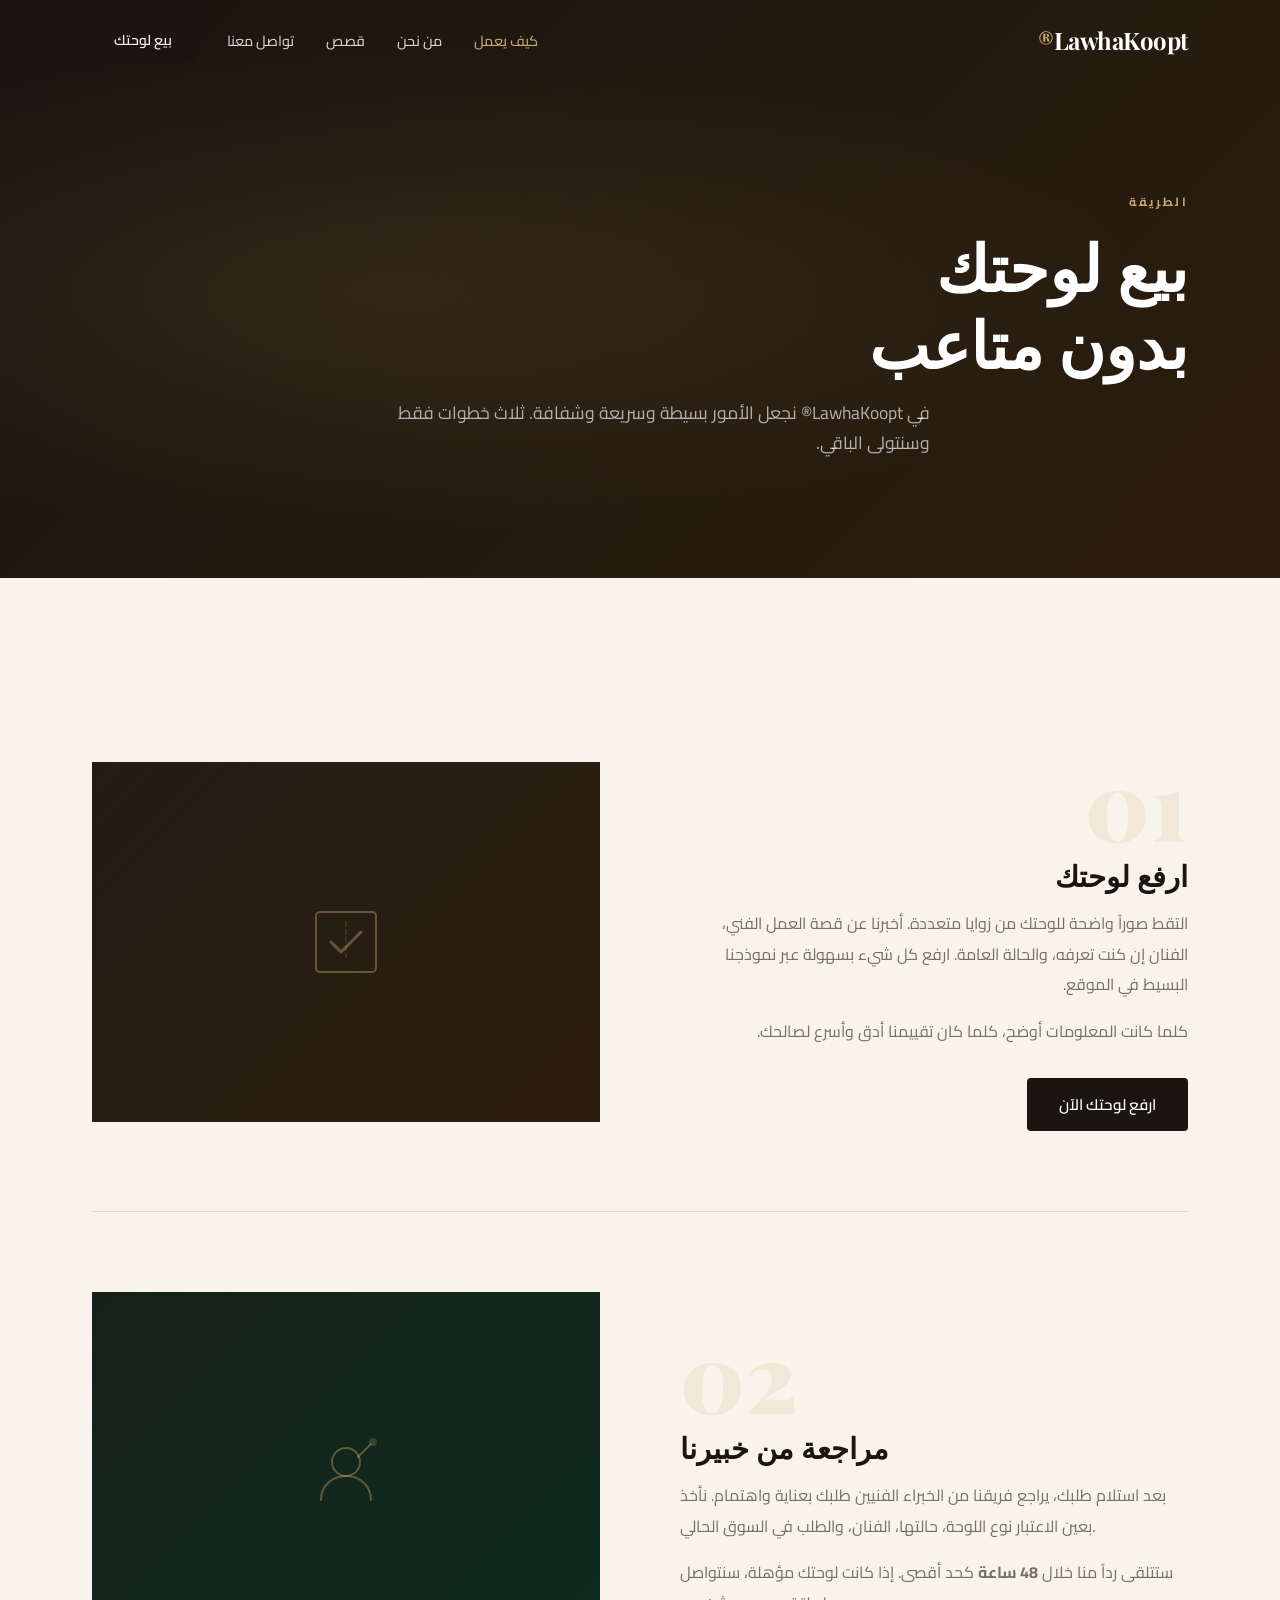
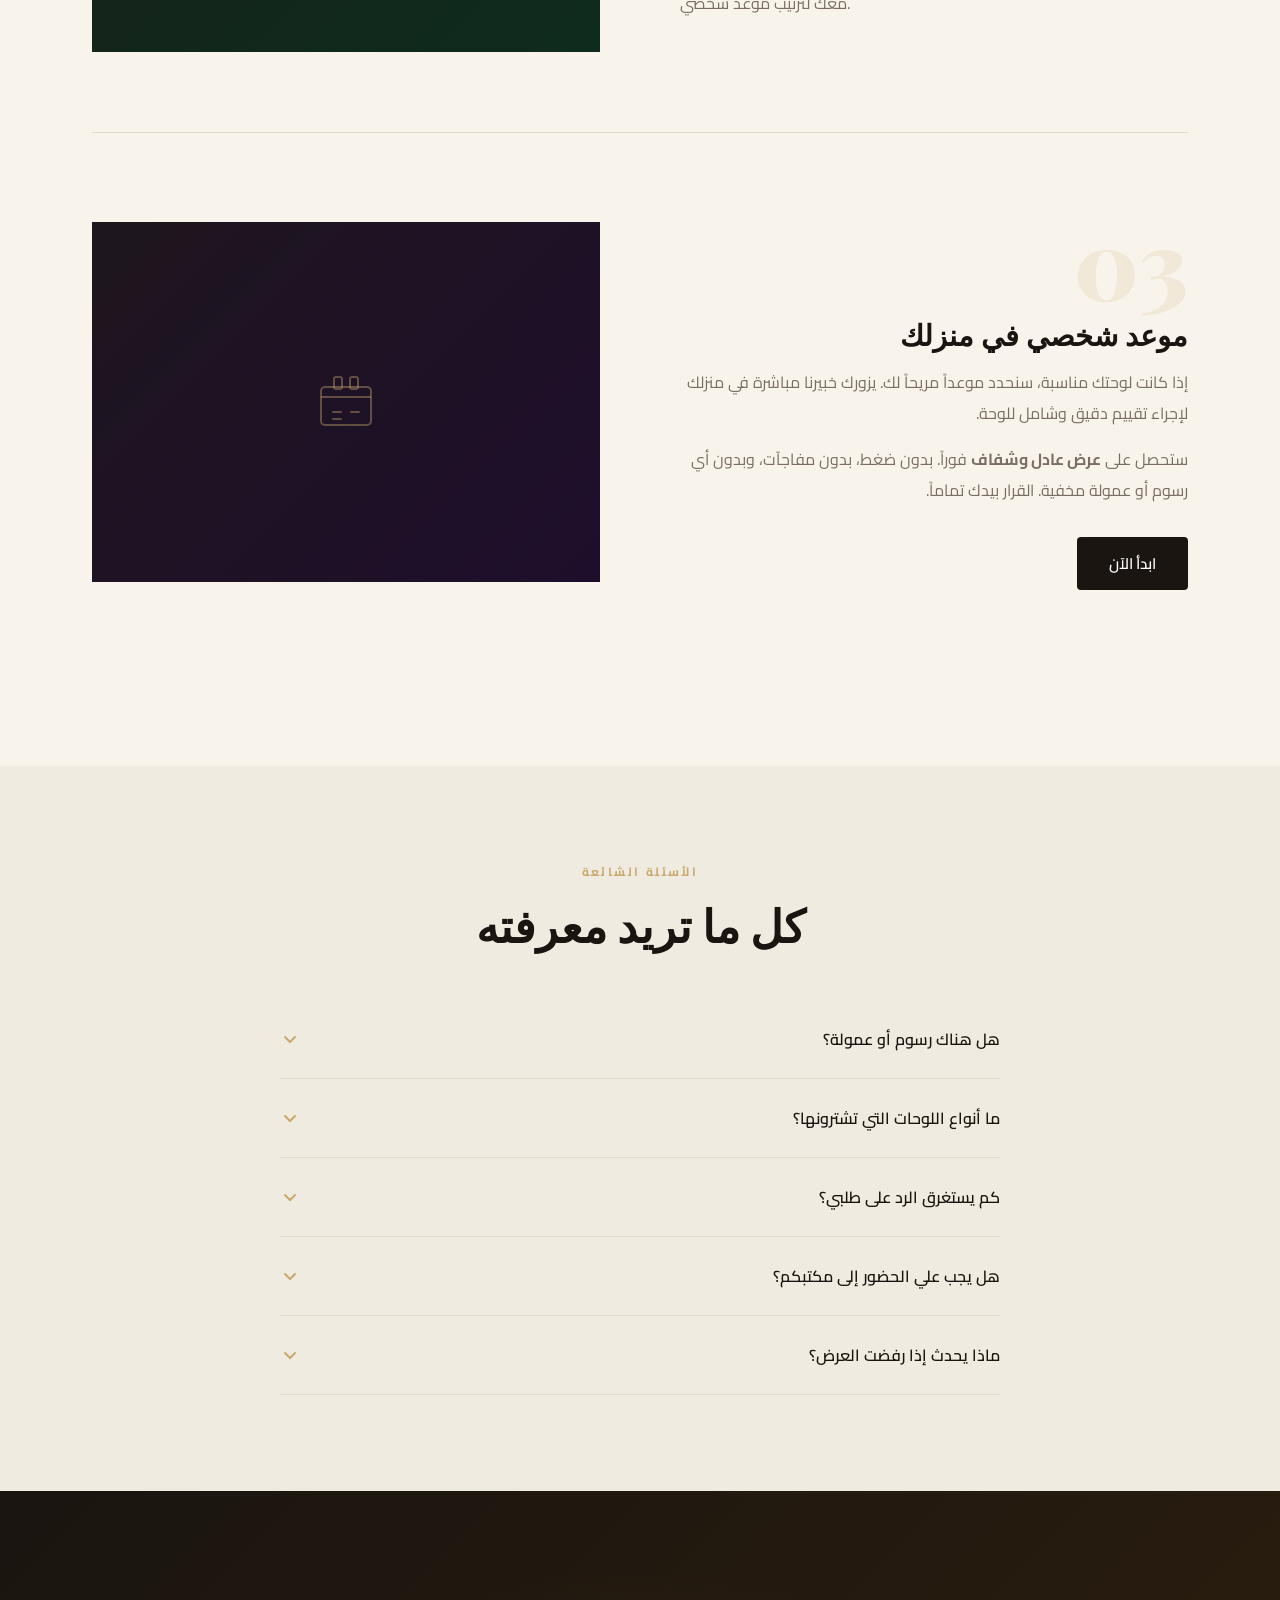
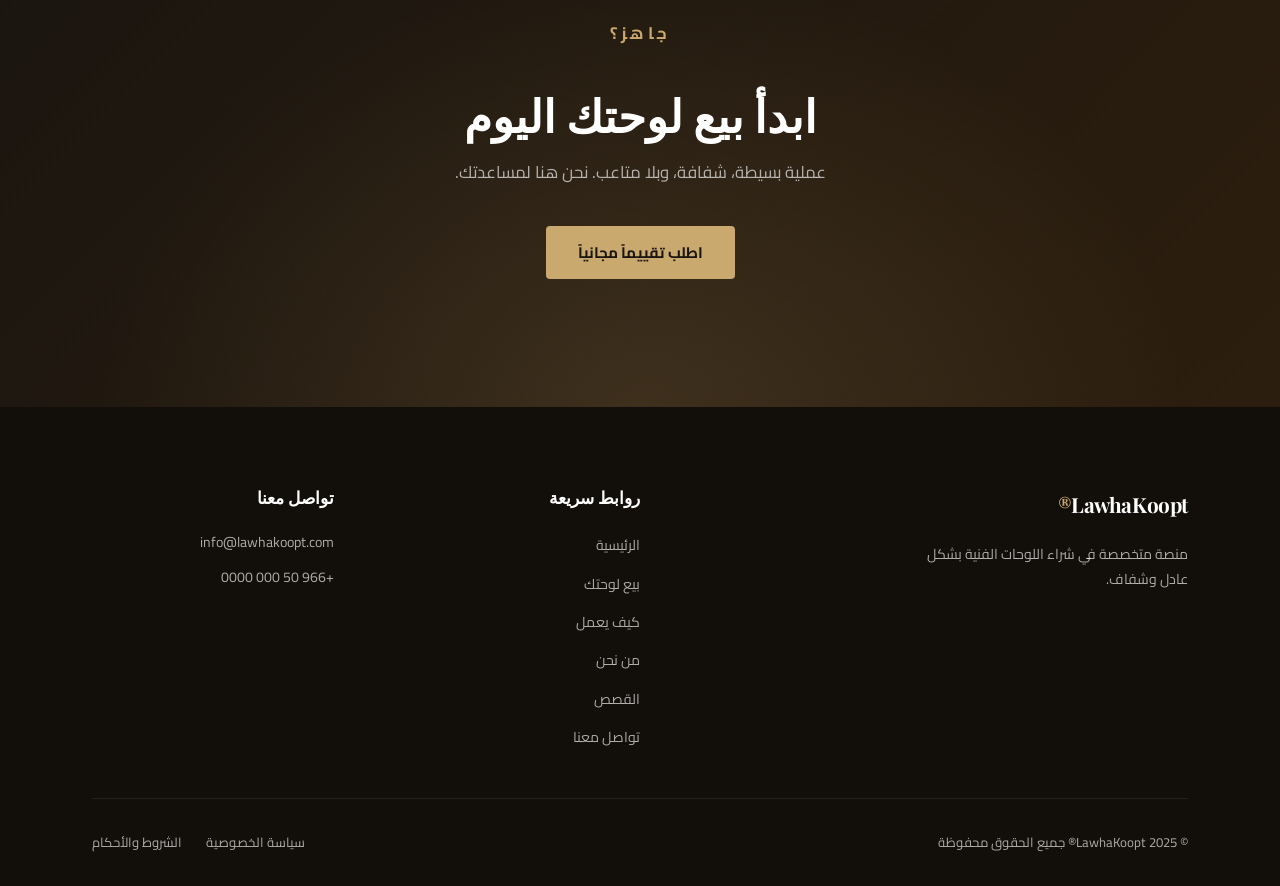
<file: how-it-works.html>
<!DOCTYPE html>
<html lang="ar" dir="rtl">
<head>
  <meta charset="UTF-8" />
  <meta name="viewport" content="width=device-width, initial-scale=1.0" />
  <title>كيف يعمل | LawhaKoopt®</title>
  <link rel="preconnect" href="https://fonts.googleapis.com">
  <link href="https://fonts.googleapis.com/css2?family=Playfair+Display:ital,wght@0,400;0,700;0,900;1,400&family=Cairo:wght@300;400;500;600;700&display=swap" rel="stylesheet">
  <link rel="stylesheet" href="styles.css" />
</head>
<body>

<nav class="navbar scrolled" id="navbar">
  <div class="nav-container">
    <a href="index.html" class="logo">LawhaKoopt<span>®</span></a>
    <ul class="nav-links" id="navLinks">
      <li><a href="how-it-works.html" style="color:var(--gold)">كيف يعمل</a></li>
      <li><a href="about.html">من نحن</a></li>
      <li><a href="stories.html">قصص</a></li>
      <li><a href="contact.html">تواصل معنا</a></li>
    </ul>
    <a href="sell.html" class="btn-nav">بيع لوحتك</a>
    <button class="hamburger" id="hamburger"><span></span><span></span><span></span></button>
  </div>
</nav>

<section class="page-hero">
  <div class="container">
    <div class="page-hero-content">
      <span class="section-label">الطريقة</span>
      <h1>بيع لوحتك<br/>بدون متاعب</h1>
      <p class="hero-sub">في LawhaKoopt® نجعل الأمور بسيطة وسريعة وشفافة. ثلاث خطوات فقط وسنتولى الباقي.</p>
    </div>
  </div>
</section>

<section class="how-page-section">
  <div class="container">
    <div class="how-steps-full">

      <div class="how-step-row reveal">
        <div class="how-step-text">
          <div class="how-step-num">01</div>
          <h3>ارفع لوحتك</h3>
          <p>التقط صوراً واضحة للوحتك من زوايا متعددة. أخبرنا عن قصة العمل الفني، الفنان إن كنت تعرفه، والحالة العامة. ارفع كل شيء بسهولة عبر نموذجنا البسيط في الموقع.</p>
          <p style="margin-top:1rem">كلما كانت المعلومات أوضح، كلما كان تقييمنا أدق وأسرع لصالحك.</p>
          <div style="margin-top:2rem">
            <a href="sell.html" class="btn-primary">ارفع لوحتك الآن</a>
          </div>
        </div>
        <div class="how-step-visual step-vis-1">
          <div class="step-vis-inner">
            <svg class="step-vis-icon" viewBox="0 0 80 80" fill="none">
              <rect x="10" y="10" width="60" height="60" rx="4" stroke="currentColor" stroke-width="2"/>
              <path d="M25 40 L35 50 L55 30" stroke="currentColor" stroke-width="3" stroke-linecap="round" stroke-linejoin="round"/>
              <path d="M40 20 L40 55" stroke="currentColor" stroke-width="2" stroke-linecap="round" stroke-dasharray="4 4" opacity="0.4"/>
            </svg>
          </div>
        </div>
      </div>

      <div class="how-step-row reverse reveal">
        <div class="how-step-text">
          <div class="how-step-num">02</div>
          <h3>مراجعة من خبيرنا</h3>
          <p>بعد استلام طلبك، يراجع فريقنا من الخبراء الفنيين طلبك بعناية واهتمام. نأخذ بعين الاعتبار نوع اللوحة، حالتها، الفنان، والطلب في السوق الحالي.</p>
          <p style="margin-top:1rem">ستتلقى رداً منا خلال <strong>48 ساعة</strong> كحد أقصى. إذا كانت لوحتك مؤهلة، سنتواصل معك لترتيب موعد شخصي.</p>
        </div>
        <div class="how-step-visual step-vis-2">
          <div class="step-vis-inner">
            <svg class="step-vis-icon" viewBox="0 0 80 80" fill="none">
              <circle cx="40" cy="30" r="14" stroke="currentColor" stroke-width="2"/>
              <path d="M15 68c0-14 11-24 25-24s25 10 25 24" stroke="currentColor" stroke-width="2" stroke-linecap="round"/>
              <path d="M52 25 L65 12" stroke="currentColor" stroke-width="2" stroke-linecap="round"/>
              <circle cx="67" cy="10" r="4" fill="currentColor" opacity="0.5"/>
            </svg>
          </div>
        </div>
      </div>

      <div class="how-step-row reveal">
        <div class="how-step-text">
          <div class="how-step-num">03</div>
          <h3>موعد شخصي في منزلك</h3>
          <p>إذا كانت لوحتك مناسبة، سنحدد موعداً مريحاً لك. يزورك خبيرنا مباشرة في منزلك لإجراء تقييم دقيق وشامل للوحة.</p>
          <p style="margin-top:1rem">ستحصل على <strong>عرض عادل وشفاف</strong> فوراً. بدون ضغط، بدون مفاجآت، وبدون أي رسوم أو عمولة مخفية. القرار بيدك تماماً.</p>
          <div style="margin-top:2rem">
            <a href="sell.html" class="btn-primary">ابدأ الآن</a>
          </div>
        </div>
        <div class="how-step-visual step-vis-3">
          <div class="step-vis-inner">
            <svg class="step-vis-icon" viewBox="0 0 80 80" fill="none">
              <rect x="15" y="25" width="50" height="38" rx="4" stroke="currentColor" stroke-width="2"/>
              <path d="M15 35 L65 35" stroke="currentColor" stroke-width="2"/>
              <rect x="28" y="15" width="8" height="12" rx="2" stroke="currentColor" stroke-width="2"/>
              <rect x="44" y="15" width="8" height="12" rx="2" stroke="currentColor" stroke-width="2"/>
              <path d="M27 50 L35 50 M45 50 L53 50 M27 57 L35 57" stroke="currentColor" stroke-width="2" stroke-linecap="round"/>
            </svg>
          </div>
        </div>
      </div>

    </div>
  </div>
</section>

<!-- FAQ SECTION -->
<section style="padding:6rem 0; background:#f0ebe0;">
  <div class="container">
    <span class="section-label center">الأسئلة الشائعة</span>
    <h2 class="section-title center" style="margin-bottom:3rem">كل ما تريد معرفته</h2>
    <div class="faq-list" style="max-width:720px;margin:0 auto;">
      <div class="faq-item reveal">
        <button class="faq-btn" onclick="toggleFaq(this)">
          <span>هل هناك رسوم أو عمولة؟</span>
          <svg width="20" height="20" viewBox="0 0 20 20" fill="none"><path d="M5 8l5 5 5-5" stroke="currentColor" stroke-width="2" stroke-linecap="round"/></svg>
        </button>
        <div class="faq-answer">
          <p>لا، إطلاقاً. LawhaKoopt® لا تفرض أي رسوم أو عمولة. ما نقدمه لك من عرض هو ما ستتسلمه كاملاً. لا مفاجآت.</p>
        </div>
      </div>
      <div class="faq-item reveal">
        <button class="faq-btn" onclick="toggleFaq(this)">
          <span>ما أنواع اللوحات التي تشترونها؟</span>
          <svg width="20" height="20" viewBox="0 0 20 20" fill="none"><path d="M5 8l5 5 5-5" stroke="currentColor" stroke-width="2" stroke-linecap="round"/></svg>
        </button>
        <div class="faq-answer">
          <p>نتخصص في اللوحات الفنية القديمة والحديثة، الزيتية والمائية، المؤطرة وغير المؤطرة. سواء كانت لفنان معروف أو مجهول، يسعدنا تقييمها.</p>
        </div>
      </div>
      <div class="faq-item reveal">
        <button class="faq-btn" onclick="toggleFaq(this)">
          <span>كم يستغرق الرد على طلبي؟</span>
          <svg width="20" height="20" viewBox="0 0 20 20" fill="none"><path d="M5 8l5 5 5-5" stroke="currentColor" stroke-width="2" stroke-linecap="round"/></svg>
        </button>
        <div class="faq-answer">
          <p>نضمن الرد على كل طلب خلال 48 ساعة من استلامه. في الغالب يكون الرد أسرع من ذلك بكثير.</p>
        </div>
      </div>
      <div class="faq-item reveal">
        <button class="faq-btn" onclick="toggleFaq(this)">
          <span>هل يجب علي الحضور إلى مكتبكم؟</span>
          <svg width="20" height="20" viewBox="0 0 20 20" fill="none"><path d="M5 8l5 5 5-5" stroke="currentColor" stroke-width="2" stroke-linecap="round"/></svg>
        </button>
        <div class="faq-answer">
          <p>لا، نحن نأتي إليك! خبيرنا سيزور منزلك في الوقت الذي يناسبك لإجراء التقييم على عين المكان.</p>
        </div>
      </div>
      <div class="faq-item reveal">
        <button class="faq-btn" onclick="toggleFaq(this)">
          <span>ماذا يحدث إذا رفضت العرض؟</span>
          <svg width="20" height="20" viewBox="0 0 20 20" fill="none"><path d="M5 8l5 5 5-5" stroke="currentColor" stroke-width="2" stroke-linecap="round"/></svg>
        </button>
        <div class="faq-answer">
          <p>القرار قرارك تماماً. إذا لم يعجبك العرض، لا توجد أي التزامات عليك. نحترم قرارك دائماً.</p>
        </div>
      </div>
    </div>
  </div>
</section>

<section class="cta-section">
  <div class="cta-bg"></div>
  <div class="container">
    <div class="cta-content">
      <p class="section-label" style="color:var(--gold)">جاهز؟</p>
      <h2>ابدأ بيع لوحتك اليوم</h2>
      <p>عملية بسيطة، شفافة، وبلا متاعب. نحن هنا لمساعدتك.</p>
      <a href="sell.html" class="btn-gold">اطلب تقييماً مجانياً</a>
    </div>
  </div>
</section>

<footer class="footer">
  <div class="container">
    <div class="footer-grid">
      <div class="footer-brand">
        <a href="index.html" class="logo">LawhaKoopt<span>®</span></a>
        <p>منصة متخصصة في شراء اللوحات الفنية بشكل عادل وشفاف.</p>
      </div>
      <div class="footer-links">
        <h4>روابط سريعة</h4>
        <ul>
          <li><a href="index.html">الرئيسية</a></li>
          <li><a href="sell.html">بيع لوحتك</a></li>
          <li><a href="how-it-works.html">كيف يعمل</a></li>
          <li><a href="about.html">من نحن</a></li>
          <li><a href="stories.html">القصص</a></li>
          <li><a href="contact.html">تواصل معنا</a></li>
        </ul>
      </div>
      <div class="footer-contact">
        <h4>تواصل معنا</h4>
        <ul>
          <li><a href="mailto:info@lawhakoopt.com">info@lawhakoopt.com</a></li>
          <li><a href="tel:+966500000000">+966 50 000 0000</a></li>
        </ul>
      </div>
    </div>
    <div class="footer-bottom">
      <p>© 2025 LawhaKoopt® جميع الحقوق محفوظة</p>
      <div class="footer-legal">
        <a href="#">سياسة الخصوصية</a>
        <a href="#">الشروط والأحكام</a>
      </div>
    </div>
  </div>
</footer>

<style>
.faq-item { border-bottom: 1px solid var(--border); }
.faq-btn {
  width: 100%; background: none; border: none; padding: 1.5rem 0;
  display: flex; justify-content: space-between; align-items: center;
  cursor: pointer; font-family: var(--font-body); font-size: 1rem;
  font-weight: 600; color: var(--dark); text-align: right; gap: 1rem;
}
.faq-btn svg { flex-shrink: 0; transition: transform 0.3s; color: var(--gold); }
.faq-btn.open svg { transform: rotate(180deg); }
.faq-answer { max-height: 0; overflow: hidden; transition: max-height 0.4s ease; }
.faq-answer p { padding-bottom: 1.5rem; color: var(--text-light); line-height: 1.9; }
.faq-answer.open { max-height: 200px; }
</style>

<script src="main.js"></script>
<script>
function toggleFaq(btn) {
  const answer = btn.nextElementSibling;
  const isOpen = btn.classList.contains('open');
  document.querySelectorAll('.faq-btn').forEach(b => { b.classList.remove('open'); b.nextElementSibling.classList.remove('open'); });
  if (!isOpen) { btn.classList.add('open'); answer.classList.add('open'); }
}
</script>
</body>
</html>
</file>
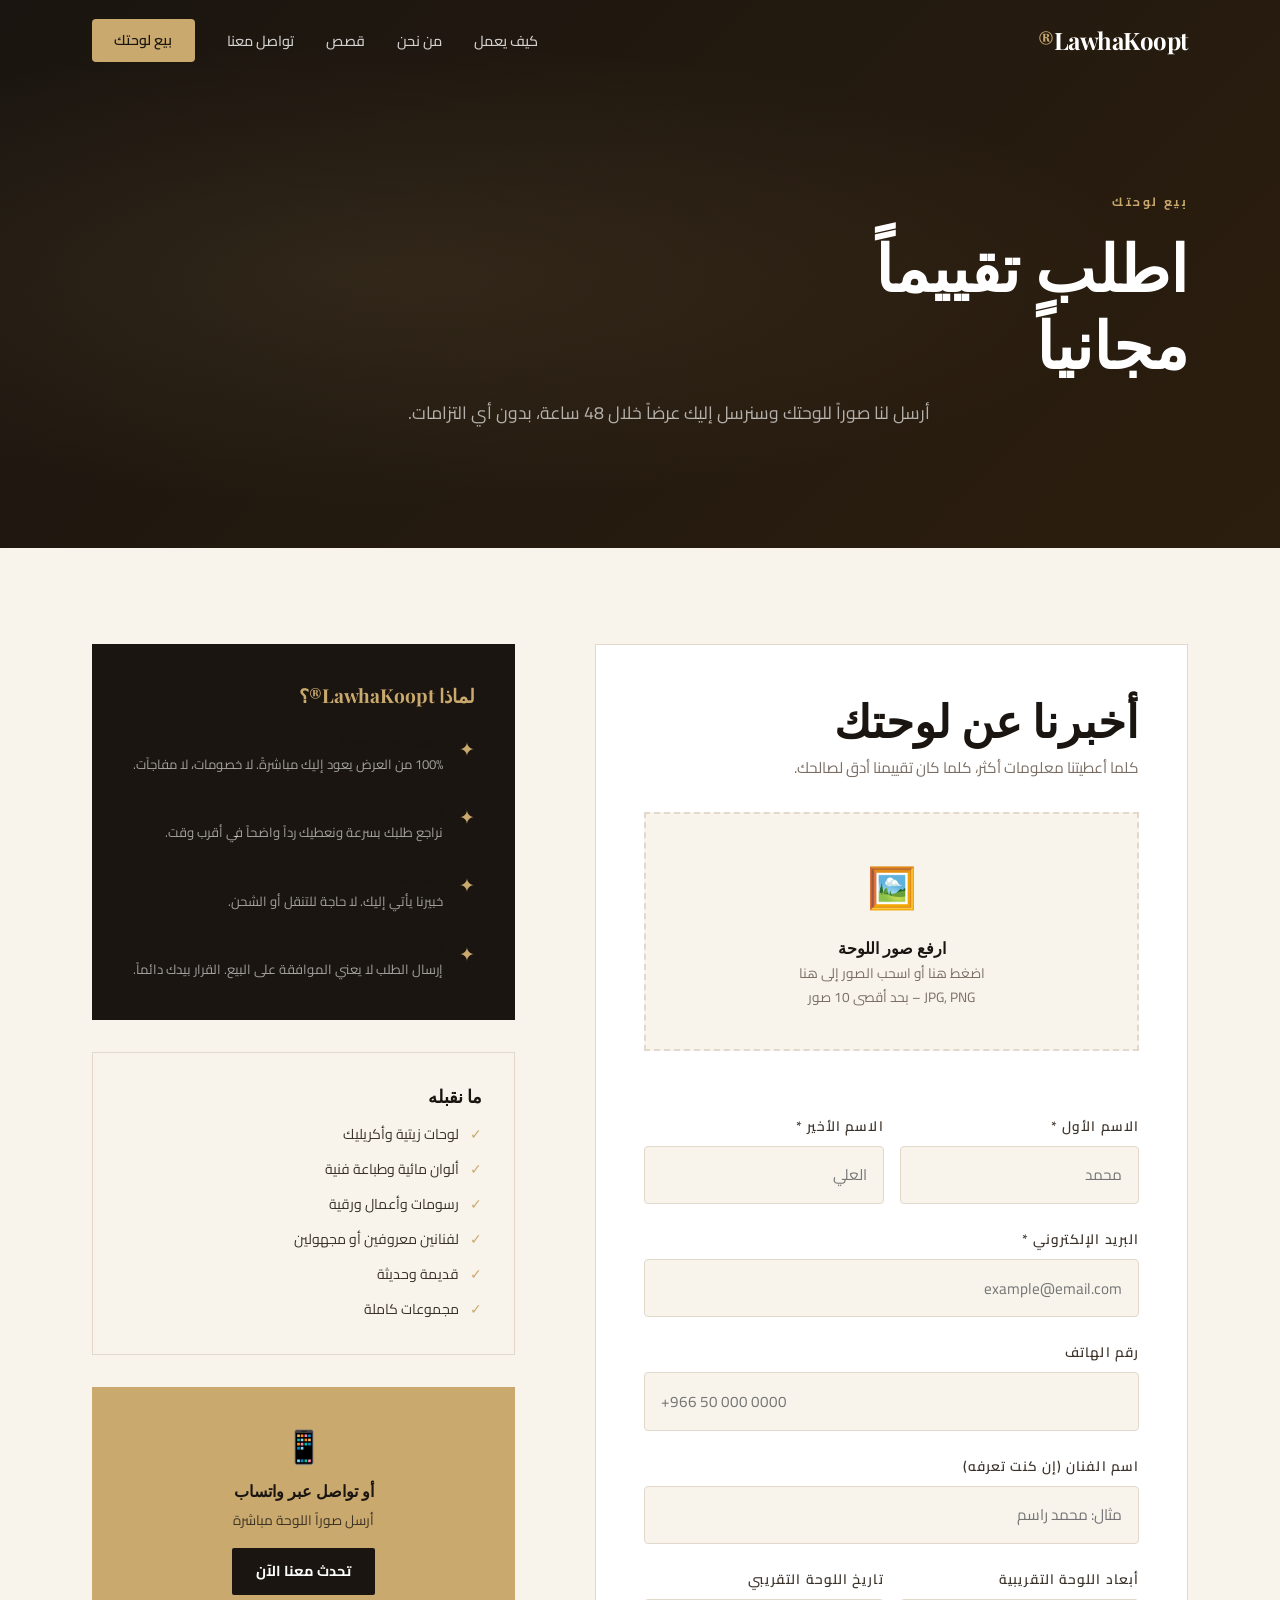
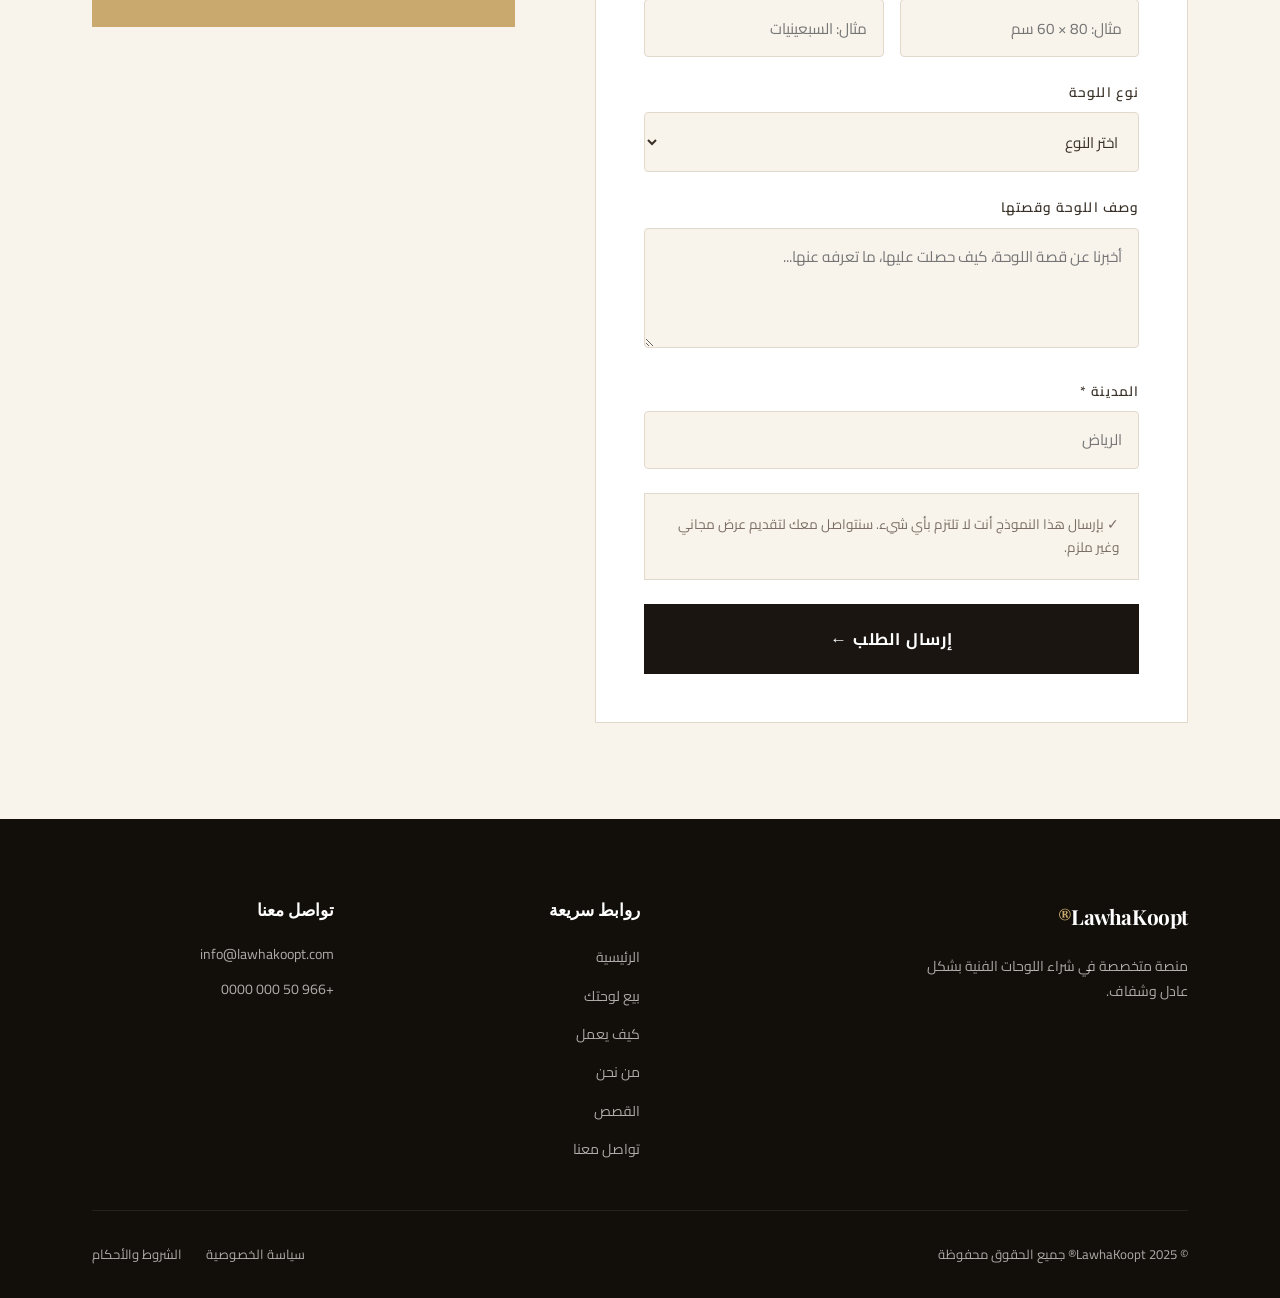
<file: sell.html>
<!DOCTYPE html>
<html lang="ar" dir="rtl">
<head>
  <meta charset="UTF-8" />
  <meta name="viewport" content="width=device-width, initial-scale=1.0" />
  <title>بيع لوحتك | LawhaKoopt®</title>
  <link rel="preconnect" href="https://fonts.googleapis.com">
  <link href="https://fonts.googleapis.com/css2?family=Playfair+Display:ital,wght@0,400;0,700;0,900;1,400&family=Cairo:wght@300;400;500;600;700&display=swap" rel="stylesheet">
  <link rel="stylesheet" href="styles.css" />
</head>
<body>

<nav class="navbar scrolled" id="navbar">
  <div class="nav-container">
    <a href="index.html" class="logo">LawhaKoopt<span>®</span></a>
    <ul class="nav-links" id="navLinks">
      <li><a href="how-it-works.html">كيف يعمل</a></li>
      <li><a href="about.html">من نحن</a></li>
      <li><a href="stories.html">قصص</a></li>
      <li><a href="contact.html">تواصل معنا</a></li>
    </ul>
    <a href="sell.html" class="btn-nav" style="background:var(--gold);color:var(--dark)">بيع لوحتك</a>
    <button class="hamburger" id="hamburger"><span></span><span></span><span></span></button>
  </div>
</nav>

<section class="page-hero">
  <div class="container">
    <div class="page-hero-content">
      <span class="section-label">بيع لوحتك</span>
      <h1>اطلب تقييماً<br/>مجانياً</h1>
      <p class="hero-sub">أرسل لنا صوراً للوحتك وسنرسل إليك عرضاً خلال 48 ساعة، بدون أي التزامات.</p>
    </div>
  </div>
</section>

<section class="sell-section">
  <div class="container">
    <div class="sell-grid">
      <div class="sell-form-wrap reveal">
        <h2>أخبرنا عن لوحتك</h2>
        <p>كلما أعطيتنا معلومات أكثر، كلما كان تقييمنا أدق لصالحك.</p>

        <form onsubmit="handleSellForm(event)" style="margin-top:2rem">
          <!-- Upload Area -->
          <div class="upload-area" onclick="document.getElementById('fileInput').click()">
            <input type="file" id="fileInput" multiple accept="image/*" style="display:none" onchange="handleFiles(this)">
            <div class="upload-icon">🖼️</div>
            <h4>ارفع صور اللوحة</h4>
            <p>اضغط هنا أو اسحب الصور إلى هنا<br/>JPG, PNG – بحد أقصى 10 صور</p>
          </div>
          <div id="fileNames" style="font-size:0.82rem;color:var(--text-light);margin-bottom:1.5rem;min-height:1rem"></div>

          <div class="form-row">
            <div class="form-group">
              <label>الاسم الأول *</label>
              <input type="text" placeholder="محمد" required />
            </div>
            <div class="form-group">
              <label>الاسم الأخير *</label>
              <input type="text" placeholder="العلي" required />
            </div>
          </div>

          <div class="form-group">
            <label>البريد الإلكتروني *</label>
            <input type="email" placeholder="example@email.com" required />
          </div>

          <div class="form-group">
            <label>رقم الهاتف</label>
            <input type="tel" placeholder="+966 50 000 0000" />
          </div>

          <div class="form-group">
            <label>اسم الفنان (إن كنت تعرفه)</label>
            <input type="text" placeholder="مثال: محمد راسم" />
          </div>

          <div class="form-row">
            <div class="form-group">
              <label>أبعاد اللوحة التقريبية</label>
              <input type="text" placeholder="مثال: 80 × 60 سم" />
            </div>
            <div class="form-group">
              <label>تاريخ اللوحة التقريبي</label>
              <input type="text" placeholder="مثال: السبعينيات" />
            </div>
          </div>

          <div class="form-group">
            <label>نوع اللوحة</label>
            <select>
              <option value="">اختر النوع</option>
              <option>زيت على قماش</option>
              <option>ألوان مائية</option>
              <option>رسم بالقلم أو الفحم</option>
              <option>طباعة أو حفر</option>
              <option>أكريليك</option>
              <option>لا أعرف</option>
            </select>
          </div>

          <div class="form-group">
            <label>وصف اللوحة وقصتها</label>
            <textarea placeholder="أخبرنا عن قصة اللوحة، كيف حصلت عليها، ما تعرفه عنها..."></textarea>
          </div>

          <div class="form-group">
            <label>المدينة *</label>
            <input type="text" placeholder="الرياض" required />
          </div>

          <div style="background:var(--cream);border:1px solid var(--border);padding:1.2rem;margin-bottom:1.5rem;font-size:0.85rem;color:var(--text-light);line-height:1.7">
            ✓ بإرسال هذا النموذج أنت لا تلتزم بأي شيء. سنتواصل معك لتقديم عرض مجاني وغير ملزم.
          </div>

          <button type="submit" class="form-submit" style="font-size:1.05rem;padding:1.2rem">
            إرسال الطلب ← 
          </button>
        </form>
      </div>

      <div class="sell-sidebar">
        <div class="sell-sidebar-card reveal">
          <h3>لماذا LawhaKoopt®؟</h3>
          <div class="sidebar-feature">
            <span class="sf-icon">✦</span>
            <div>
              <h4>بدون رسوم عمولة</h4>
              <p>100% من العرض يعود إليك مباشرةً. لا خصومات، لا مفاجآت.</p>
            </div>
          </div>
          <div class="sidebar-feature">
            <span class="sf-icon">✦</span>
            <div>
              <h4>رد خلال 48 ساعة</h4>
              <p>نراجع طلبك بسرعة ونعطيك رداً واضحاً في أقرب وقت.</p>
            </div>
          </div>
          <div class="sidebar-feature">
            <span class="sf-icon">✦</span>
            <div>
              <h4>تقييم في منزلك</h4>
              <p>خبيرنا يأتي إليك. لا حاجة للتنقل أو الشحن.</p>
            </div>
          </div>
          <div class="sidebar-feature">
            <span class="sf-icon">✦</span>
            <div>
              <h4>بدون التزامات</h4>
              <p>إرسال الطلب لا يعني الموافقة على البيع. القرار بيدك دائماً.</p>
            </div>
          </div>
        </div>

        <div style="background:var(--cream);border:1px solid var(--border);padding:2rem" class="reveal">
          <h4 style="font-family:var(--font-display);font-size:1.1rem;margin-bottom:1rem">ما نقبله</h4>
          <ul style="list-style:none;display:flex;flex-direction:column;gap:0.7rem">
            <li style="font-size:0.88rem;display:flex;gap:0.7rem;align-items:flex-start"><span style="color:var(--gold)">✓</span> لوحات زيتية وأكريليك</li>
            <li style="font-size:0.88rem;display:flex;gap:0.7rem;align-items:flex-start"><span style="color:var(--gold)">✓</span> ألوان مائية وطباعة فنية</li>
            <li style="font-size:0.88rem;display:flex;gap:0.7rem;align-items:flex-start"><span style="color:var(--gold)">✓</span> رسومات وأعمال ورقية</li>
            <li style="font-size:0.88rem;display:flex;gap:0.7rem;align-items:flex-start"><span style="color:var(--gold)">✓</span> لفنانين معروفين أو مجهولين</li>
            <li style="font-size:0.88rem;display:flex;gap:0.7rem;align-items:flex-start"><span style="color:var(--gold)">✓</span> قديمة وحديثة</li>
            <li style="font-size:0.88rem;display:flex;gap:0.7rem;align-items:flex-start"><span style="color:var(--gold)">✓</span> مجموعات كاملة</li>
          </ul>
        </div>

        <div style="background:var(--gold);padding:2rem;text-align:center;margin-top:2rem" class="reveal">
          <div style="font-size:2rem;margin-bottom:0.5rem">📱</div>
          <h4 style="color:var(--dark);margin-bottom:0.5rem">أو تواصل عبر واتساب</h4>
          <p style="color:var(--dark);font-size:0.85rem;margin-bottom:1rem;opacity:0.8">أرسل صوراً اللوحة مباشرة</p>
          <a href="https://wa.me/966500000000" style="display:inline-block;background:var(--dark);color:var(--white);padding:0.7rem 1.5rem;font-weight:700;font-size:0.9rem;border-radius:2px">تحدث معنا الآن</a>
        </div>
      </div>
    </div>
  </div>
</section>

<div class="toast" id="toast">
  <span class="toast-check">✓</span>
  <strong>تم إرسال طلبك!</strong>
  <span>سنتواصل معك خلال 48 ساعة.</span>
</div>

<footer class="footer">
  <div class="container">
    <div class="footer-grid">
      <div class="footer-brand">
        <a href="index.html" class="logo">LawhaKoopt<span>®</span></a>
        <p>منصة متخصصة في شراء اللوحات الفنية بشكل عادل وشفاف.</p>
      </div>
      <div class="footer-links">
        <h4>روابط سريعة</h4>
        <ul>
          <li><a href="index.html">الرئيسية</a></li>
          <li><a href="sell.html">بيع لوحتك</a></li>
          <li><a href="how-it-works.html">كيف يعمل</a></li>
          <li><a href="about.html">من نحن</a></li>
          <li><a href="stories.html">القصص</a></li>
          <li><a href="contact.html">تواصل معنا</a></li>
        </ul>
      </div>
      <div class="footer-contact">
        <h4>تواصل معنا</h4>
        <ul>
          <li><a href="mailto:info@lawhakoopt.com">info@lawhakoopt.com</a></li>
          <li><a href="tel:+966500000000">+966 50 000 0000</a></li>
        </ul>
      </div>
    </div>
    <div class="footer-bottom">
      <p>© 2025 LawhaKoopt® جميع الحقوق محفوظة</p>
      <div class="footer-legal">
        <a href="#">سياسة الخصوصية</a>
        <a href="#">الشروط والأحكام</a>
      </div>
    </div>
  </div>
</footer>

<script src="main.js"></script>
<script>
function handleFiles(input) {
  const names = Array.from(input.files).map(f => f.name).join(', ');
  document.getElementById('fileNames').textContent = names ? `✓ تم اختيار: ${names}` : '';
}
function handleSellForm(e) {
  e.preventDefault();
  const toast = document.getElementById('toast');
  toast.classList.add('show');
  setTimeout(() => toast.classList.remove('show'), 5000);
  e.target.reset();
  document.getElementById('fileNames').textContent = '';
}
</script>
</body>
</html>
</file>
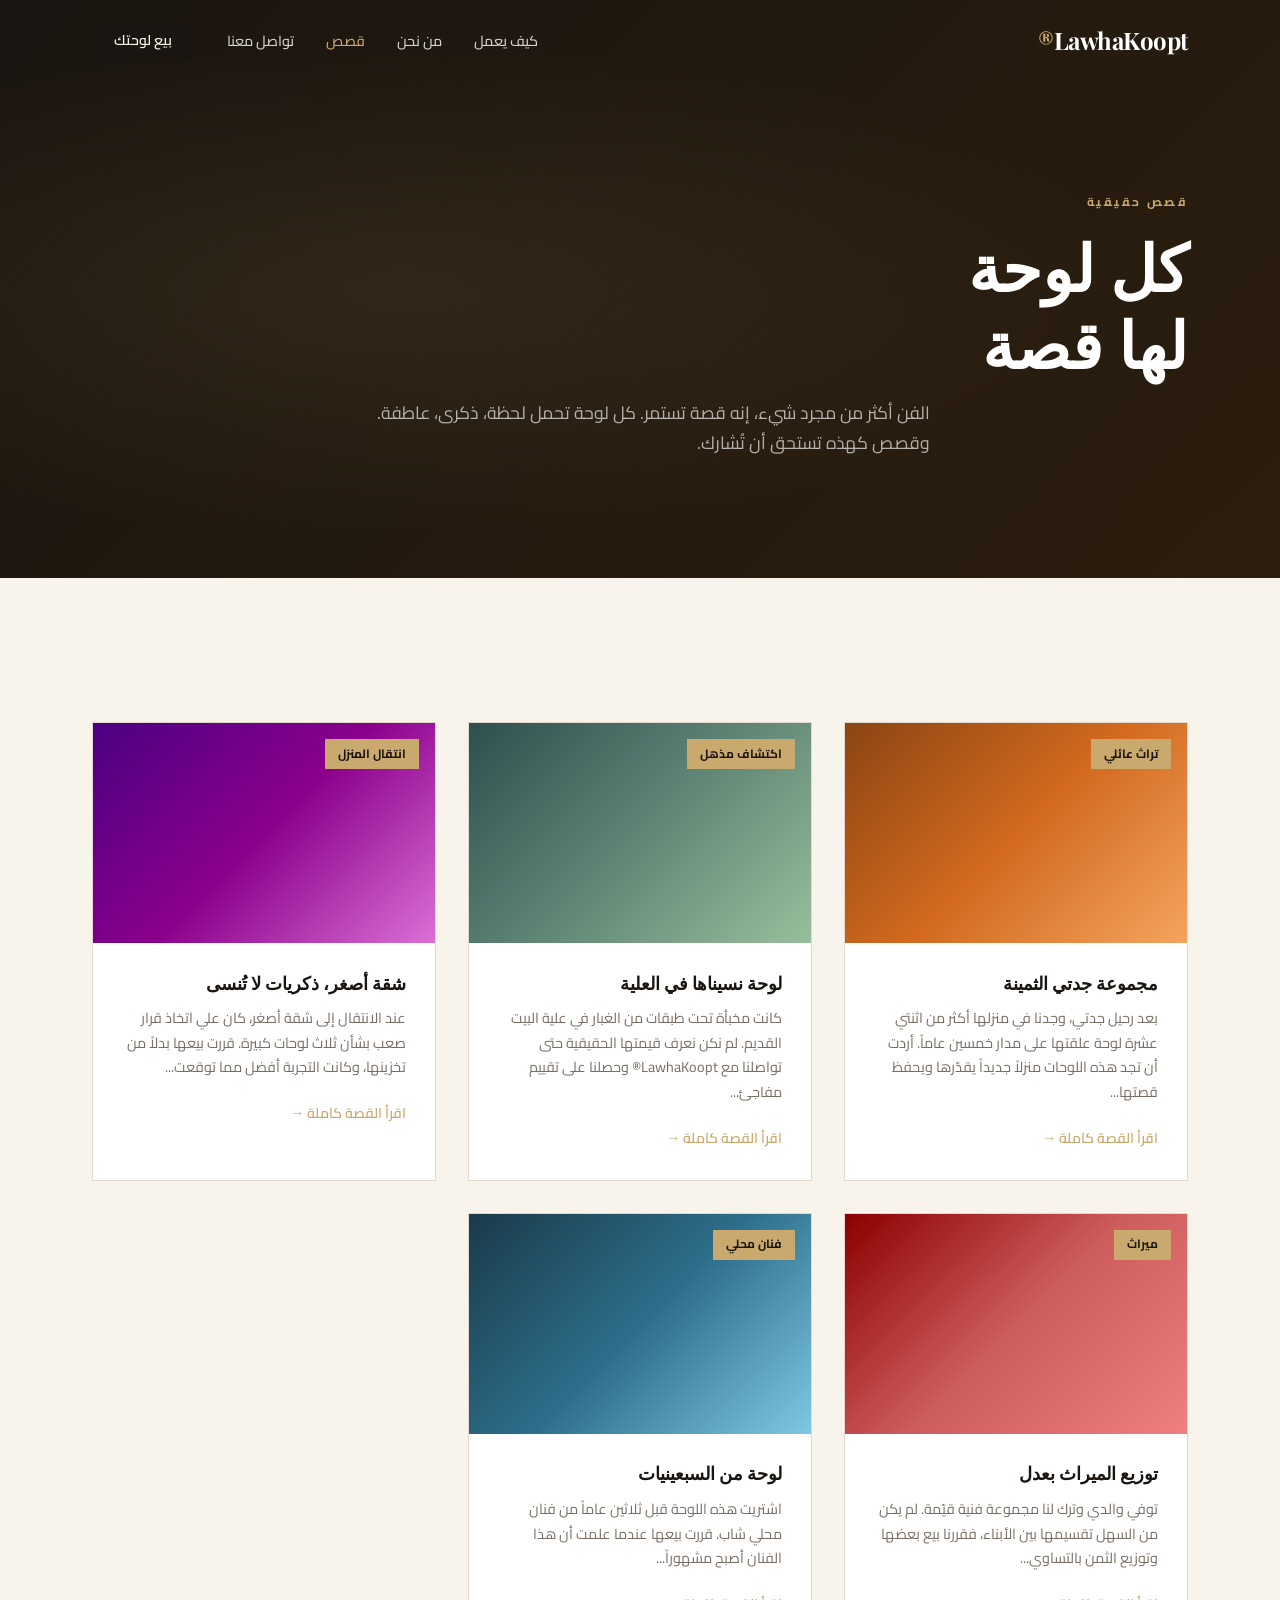
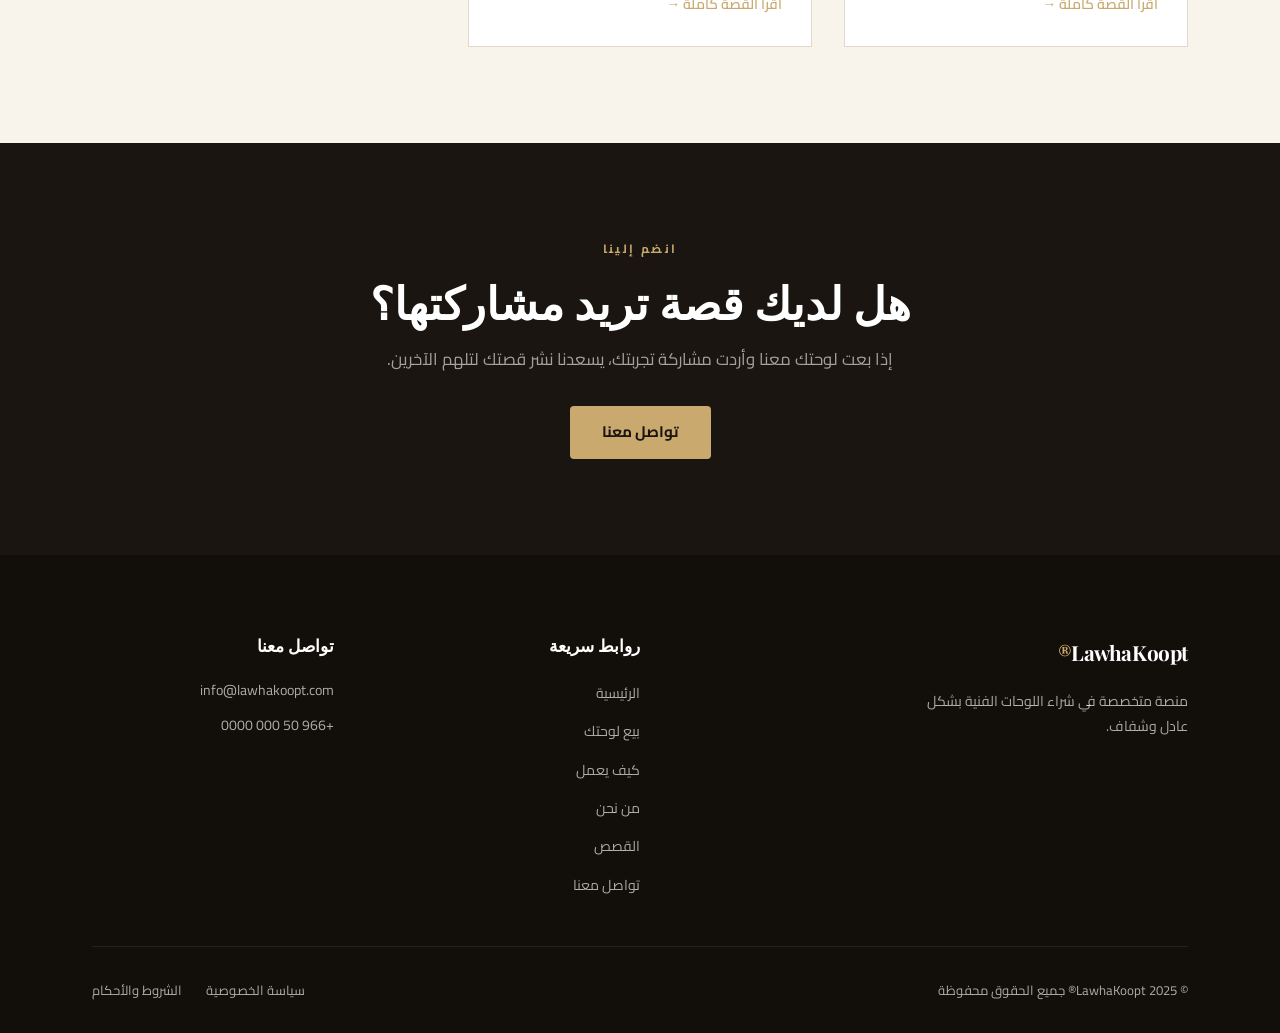
<file: stories.html>
<!DOCTYPE html>
<html lang="ar" dir="rtl">
<head>
  <meta charset="UTF-8" />
  <meta name="viewport" content="width=device-width, initial-scale=1.0" />
  <title>القصص | LawhaKoopt®</title>
  <link rel="preconnect" href="https://fonts.googleapis.com">
  <link href="https://fonts.googleapis.com/css2?family=Playfair+Display:ital,wght@0,400;0,700;0,900;1,400&family=Cairo:wght@300;400;500;600;700&display=swap" rel="stylesheet">
  <link rel="stylesheet" href="styles.css" />
</head>
<body>

<nav class="navbar scrolled" id="navbar">
  <div class="nav-container">
    <a href="index.html" class="logo">LawhaKoopt<span>®</span></a>
    <ul class="nav-links" id="navLinks">
      <li><a href="how-it-works.html">كيف يعمل</a></li>
      <li><a href="about.html">من نحن</a></li>
      <li><a href="stories.html" style="color:var(--gold)">قصص</a></li>
      <li><a href="contact.html">تواصل معنا</a></li>
    </ul>
    <a href="sell.html" class="btn-nav">بيع لوحتك</a>
    <button class="hamburger" id="hamburger"><span></span><span></span><span></span></button>
  </div>
</nav>

<section class="page-hero">
  <div class="container">
    <div class="page-hero-content">
      <span class="section-label">قصص حقيقية</span>
      <h1>كل لوحة<br/>لها قصة</h1>
      <p class="hero-sub">الفن أكثر من مجرد شيء، إنه قصة تستمر. كل لوحة تحمل لحظة، ذكرى، عاطفة. وقصص كهذه تستحق أن تُشارك.</p>
    </div>
  </div>
</section>

<section class="stories-grid-page">
  <div class="container">
    <div class="stories-grid-layout">

      <div class="story-card-full reveal">
        <div class="story-card-img art-1">
          <span class="story-tag">تراث عائلي</span>
        </div>
        <div class="story-card-body">
          <h3>مجموعة جدتي الثمينة</h3>
          <p>بعد رحيل جدتي، وجدنا في منزلها أكثر من اثنتي عشرة لوحة علقتها على مدار خمسين عاماً. أردت أن تجد هذه اللوحات منزلاً جديداً يقدّرها ويحفظ قصتها...</p>
          <a href="#">اقرأ القصة كاملة →</a>
        </div>
      </div>

      <div class="story-card-full reveal">
        <div class="story-card-img art-2">
          <span class="story-tag">اكتشاف مذهل</span>
        </div>
        <div class="story-card-body">
          <h3>لوحة نسيناها في العلية</h3>
          <p>كانت مخبأة تحت طبقات من الغبار في علية البيت القديم. لم نكن نعرف قيمتها الحقيقية حتى تواصلنا مع LawhaKoopt® وحصلنا على تقييم مفاجئ...</p>
          <a href="#">اقرأ القصة كاملة →</a>
        </div>
      </div>

      <div class="story-card-full reveal">
        <div class="story-card-img art-3">
          <span class="story-tag">انتقال المنزل</span>
        </div>
        <div class="story-card-body">
          <h3>شقة أصغر، ذكريات لا تُنسى</h3>
          <p>عند الانتقال إلى شقة أصغر، كان علي اتخاذ قرار صعب بشأن ثلاث لوحات كبيرة. قررت بيعها بدلاً من تخزينها، وكانت التجربة أفضل مما توقعت...</p>
          <a href="#">اقرأ القصة كاملة →</a>
        </div>
      </div>

      <div class="story-card-full reveal">
        <div class="story-card-img art-4">
          <span class="story-tag">ميراث</span>
        </div>
        <div class="story-card-body">
          <h3>توزيع الميراث بعدل</h3>
          <p>توفي والدي وترك لنا مجموعة فنية قيّمة. لم يكن من السهل تقسيمها بين الأبناء، فقررنا بيع بعضها وتوزيع الثمن بالتساوي...</p>
          <a href="#">اقرأ القصة كاملة →</a>
        </div>
      </div>

      <div class="story-card-full reveal">
        <div class="story-card-img" style="background:linear-gradient(135deg,#1a3a4a,#2d6e8a,#7ec8e3)">
          <span class="story-tag">فنان محلي</span>
        </div>
        <div class="story-card-body">
          <h3>لوحة من السبعينيات</h3>
          <p>اشتريت هذه اللوحة قبل ثلاثين عاماً من فنان محلي شاب. قررت بيعها عندما علمت أن هذا الفنان أصبح مشهوراً...</p>
          <a href="#">اقرأ القصة كاملة →</a>
        </div>
      </div>

      <div class="story-card-full reveal">
        <div class="story-card-img" style="background:linear-gradient(135deg,#2a1a0e,#6b4423,#c49a6c)">
          <span class="story-tag">مجموعة خاصة</span>
        </div>
        <div class="story-card-body">
          <h3>عشرون عاماً من الجمع والاقتناء</h3>
          <p>جمعت لوحاتي على مدى عشرين عاماً من المعارض والمزادات. حان الوقت لأتيح الفرصة لغيري للاستمتاع بها...</p>
          <a href="#">اقرأ القصة كاملة →</a>
        </div>
      </div>

    </div>
  </div>
</section>

<!-- SHARE YOUR STORY -->
<section style="padding:6rem 0;background:var(--dark);text-align:center">
  <div class="container">
    <span class="section-label center" style="color:var(--gold)">انضم إلينا</span>
    <h2 style="color:var(--white);margin-bottom:1rem">هل لديك قصة تريد مشاركتها؟</h2>
    <p style="color:rgba(255,255,255,0.6);max-width:560px;margin:0 auto 2rem;font-size:1.05rem">إذا بعت لوحتك معنا وأردت مشاركة تجربتك، يسعدنا نشر قصتك لتلهم الآخرين.</p>
    <a href="contact.html" class="btn-gold">تواصل معنا</a>
  </div>
</section>

<footer class="footer">
  <div class="container">
    <div class="footer-grid">
      <div class="footer-brand">
        <a href="index.html" class="logo">LawhaKoopt<span>®</span></a>
        <p>منصة متخصصة في شراء اللوحات الفنية بشكل عادل وشفاف.</p>
      </div>
      <div class="footer-links">
        <h4>روابط سريعة</h4>
        <ul>
          <li><a href="index.html">الرئيسية</a></li>
          <li><a href="sell.html">بيع لوحتك</a></li>
          <li><a href="how-it-works.html">كيف يعمل</a></li>
          <li><a href="about.html">من نحن</a></li>
          <li><a href="stories.html">القصص</a></li>
          <li><a href="contact.html">تواصل معنا</a></li>
        </ul>
      </div>
      <div class="footer-contact">
        <h4>تواصل معنا</h4>
        <ul>
          <li><a href="mailto:info@lawhakoopt.com">info@lawhakoopt.com</a></li>
          <li><a href="tel:+966500000000">+966 50 000 0000</a></li>
        </ul>
      </div>
    </div>
    <div class="footer-bottom">
      <p>© 2025 LawhaKoopt® جميع الحقوق محفوظة</p>
      <div class="footer-legal">
        <a href="#">سياسة الخصوصية</a>
        <a href="#">الشروط والأحكام</a>
      </div>
    </div>
  </div>
</footer>

<script src="main.js"></script>
</body>
</html>
</file>
<file: styles.css>
/* ===== RESET & BASE ===== */
*, *::before, *::after { box-sizing: border-box; margin: 0; padding: 0; }

:root {
  --cream: #f8f4ec;
  --dark: #1a1510;
  --dark2: #2c241b;
  --gold: #c9a96e;
  --gold-light: #e8d5b0;
  --gold-dark: #9a7a45;
  --white: #ffffff;
  --text: #3a3128;
  --text-light: #7a6e64;
  --border: #e2d9cc;
  --font-display: 'Playfair Display', Georgia, serif;
  --font-body: 'Cairo', sans-serif;
  --radius: 4px;
  --shadow: 0 4px 32px rgba(26,21,16,0.12);
  --shadow-lg: 0 12px 60px rgba(26,21,16,0.18);
}

html { scroll-behavior: smooth; }

body {
  font-family: var(--font-body);
  background: var(--cream);
  color: var(--text);
  line-height: 1.7;
  overflow-x: hidden;
}

.container { max-width: 1160px; margin: 0 auto; padding: 0 2rem; }

img { max-width: 100%; display: block; }

a { text-decoration: none; color: inherit; transition: all 0.3s; }

/* ===== TYPOGRAPHY ===== */
h1, h2, h3, h4 {
  font-family: var(--font-display);
  line-height: 1.2;
  color: var(--dark);
}
h1 { font-size: clamp(2.5rem, 5vw, 4.5rem); }
h2 { font-size: clamp(2rem, 3.5vw, 3rem); }
h3 { font-size: 1.4rem; }

.section-label {
  font-family: var(--font-body);
  font-size: 0.75rem;
  font-weight: 700;
  letter-spacing: 0.2em;
  text-transform: uppercase;
  color: var(--gold);
  margin-bottom: 1rem;
  display: block;
}
.section-label.center { text-align: center; }
.section-title { margin-bottom: 1rem; }
.section-title.center { text-align: center; }
.section-sub { color: var(--text-light); max-width: 580px; font-size: 1.05rem; }
.section-sub.center { margin: 0 auto 3rem; text-align: center; }

/* ===== BUTTONS ===== */
.btn-primary, .btn-ghost, .btn-outline, .btn-gold, .btn-nav {
  display: inline-flex; align-items: center; justify-content: center;
  padding: 0.85rem 2rem; border-radius: var(--radius);
  font-family: var(--font-body); font-weight: 600; font-size: 0.95rem;
  cursor: pointer; transition: all 0.3s; border: none;
}
.btn-primary { background: var(--dark); color: var(--white); }
.btn-primary:hover { background: var(--gold); color: var(--dark); transform: translateY(-2px); }
.btn-ghost { background: transparent; color: var(--white); border: 1.5px solid rgba(255,255,255,0.5); }
.btn-ghost:hover { border-color: var(--gold); color: var(--gold); }
.btn-outline { background: transparent; color: var(--dark); border: 1.5px solid var(--dark); }
.btn-outline:hover { background: var(--dark); color: var(--white); }
.btn-gold { background: var(--gold); color: var(--dark); font-weight: 700; }
.btn-gold:hover { background: var(--gold-dark); color: var(--white); transform: translateY(-2px); }
.btn-nav { background: var(--dark); color: var(--cream); padding: 0.6rem 1.4rem; font-size: 0.88rem; }
.btn-nav:hover { background: var(--gold); }
.btn-link { color: var(--gold); font-weight: 600; font-size: 0.95rem; display: inline-flex; align-items: center; gap: 0.3rem; }
.btn-link:hover { color: var(--dark); }

/* ===== NAVBAR ===== */
.navbar {
  position: fixed; top: 0; left: 0; right: 0; z-index: 1000;
  padding: 1.2rem 0;
  transition: all 0.4s;
}
.navbar.scrolled {
  background: rgba(26,21,16,0.97);
  backdrop-filter: blur(10px);
  padding: 0.8rem 0;
  box-shadow: 0 2px 20px rgba(0,0,0,0.3);
}
.nav-container {
  max-width: 1160px; margin: 0 auto; padding: 0 2rem;
  display: flex; align-items: center; gap: 2rem;
}
.logo {
  font-family: var(--font-display); font-size: 1.5rem; font-weight: 700;
  color: var(--white); letter-spacing: -0.02em; flex-shrink: 0;
}
.logo span { color: var(--gold); }
.nav-links {
  display: flex; list-style: none; gap: 2rem; margin-inline-start: auto;
  align-items: center;
}
.nav-links a { color: rgba(255,255,255,0.8); font-size: 0.9rem; font-weight: 500; }
.nav-links a:hover { color: var(--gold); }
.hamburger {
  display: none; flex-direction: column; gap: 5px; background: none;
  border: none; cursor: pointer; padding: 4px;
}
.hamburger span {
  display: block; width: 24px; height: 2px; background: var(--white);
  transition: all 0.3s; border-radius: 2px;
}

/* ===== HERO ===== */
.hero {
  min-height: 100vh; position: relative;
  display: flex; align-items: center; justify-content: center;
  overflow: hidden;
}
.hero-bg {
  position: absolute; inset: 0;
  background: linear-gradient(135deg, #1a1510 0%, #2c1e0e 40%, #1a1510 100%);
}
.hero-overlay {
  position: absolute; inset: 0;
  background: radial-gradient(ellipse at 30% 60%, rgba(201,169,110,0.12) 0%, transparent 60%),
              radial-gradient(ellipse at 80% 20%, rgba(201,169,110,0.08) 0%, transparent 50%);
}
.hero-canvas-art { position: absolute; inset: 0; overflow: hidden; }
.floating-frame {
  position: absolute; border: 1px solid rgba(201,169,110,0.15);
  animation: floatFrame 8s ease-in-out infinite;
}
.frame-1 { width: 300px; height: 220px; top: 10%; right: 5%; animation-delay: 0s; }
.frame-2 { width: 180px; height: 240px; top: 50%; right: 22%; animation-delay: 2s; }
.frame-3 { width: 250px; height: 180px; bottom: 15%; right: 10%; animation-delay: 4s; }
.floating-frame::before {
  content: ''; position: absolute; inset: 8px;
  border: 1px solid rgba(201,169,110,0.1);
  background: rgba(201,169,110,0.03);
}
@keyframes floatFrame {
  0%, 100% { transform: translateY(0) rotate(0deg); opacity: 0.5; }
  50% { transform: translateY(-12px) rotate(0.5deg); opacity: 0.8; }
}

.hero-content {
  position: relative; z-index: 2; text-align: center;
  max-width: 800px; padding: 0 2rem; padding-top: 100px;
}
.hero-badge {
  display: inline-block; padding: 0.4rem 1.2rem;
  border: 1px solid rgba(201,169,110,0.4); color: var(--gold);
  font-size: 0.8rem; font-weight: 600; letter-spacing: 0.15em;
  text-transform: uppercase; margin-bottom: 2rem;
  animation: fadeInDown 0.8s ease both;
}
.hero-title {
  color: var(--white); margin-bottom: 1.5rem;
  animation: fadeInUp 0.8s ease 0.2s both;
}
.title-line { display: block; }
.title-em {
  display: block; font-style: italic; color: var(--gold);
  font-size: 1.1em;
}
.hero-sub {
  color: rgba(255,255,255,0.7); font-size: 1.1rem; max-width: 600px;
  margin: 0 auto 2.5rem;
  animation: fadeInUp 0.8s ease 0.4s both;
}
.hero-actions {
  display: flex; gap: 1rem; justify-content: center; flex-wrap: wrap;
  margin-bottom: 3rem;
  animation: fadeInUp 0.8s ease 0.6s both;
}
.hero-trust {
  display: flex; align-items: center; justify-content: center; gap: 2rem;
  animation: fadeInUp 0.8s ease 0.8s both;
}
.trust-item { display: flex; flex-direction: column; align-items: center; color: var(--white); }
.trust-num { font-family: var(--font-display); font-size: 1.8rem; font-weight: 700; color: var(--gold); line-height: 1; }
.trust-item span:last-child { font-size: 0.8rem; color: rgba(255,255,255,0.6); }
.trust-sep { width: 1px; height: 40px; background: rgba(255,255,255,0.2); }
.hero-scroll-hint {
  position: absolute; bottom: 2rem; left: 50%; transform: translateX(-50%);
  display: flex; flex-direction: column; align-items: center; gap: 0.5rem;
  color: rgba(255,255,255,0.4); font-size: 0.75rem; letter-spacing: 0.1em;
  text-transform: uppercase; z-index: 2;
}
.scroll-arrow {
  width: 1px; height: 40px; background: linear-gradient(to bottom, rgba(201,169,110,0.6), transparent);
  animation: scrollPulse 2s ease-in-out infinite;
}
@keyframes scrollPulse { 0%, 100% { opacity: 0.3; transform: scaleY(1); } 50% { opacity: 1; transform: scaleY(1.1); } }

/* ===== TICKER ===== */
.ticker-wrap {
  background: var(--dark); color: var(--gold);
  padding: 1rem 0; overflow: hidden; white-space: nowrap;
}
.ticker-track {
  display: inline-flex; gap: 3rem; align-items: center;
  animation: ticker 25s linear infinite;
}
.ticker-track span { font-size: 0.85rem; font-weight: 600; letter-spacing: 0.08em; text-transform: uppercase; }
.ticker-track .dot { color: var(--gold); font-size: 0.6rem; flex-shrink: 0; }
@keyframes ticker { from { transform: translateX(0); } to { transform: translateX(-50%); } }

/* ===== ABOUT INTRO ===== */
.about-intro { padding: 8rem 0; background: var(--cream); }
.about-intro-grid {
  display: grid; grid-template-columns: 1fr 1.2fr; gap: 6rem; align-items: center;
}
.portrait-frame {
  position: relative; padding-top: 120%;
  background: var(--dark2); overflow: hidden;
}
.portrait-inner { position: absolute; inset: 0; overflow: hidden; }
.portrait-art {
  position: absolute; inset: 0;
  background: linear-gradient(160deg, #2c1e0e 0%, #1a1510 50%, #3a2812 100%);
}
.portrait-art::before {
  content: '';
  position: absolute;
  top: 50%; left: 50%;
  transform: translate(-50%, -50%);
  width: 120px; height: 140px;
  border: 2px solid rgba(201,169,110,0.4);
  border-radius: 50% 50% 50% 50% / 60% 60% 40% 40%;
}
.portrait-art::after {
  content: '';
  position: absolute;
  bottom: 0; left: 50%;
  transform: translateX(-50%);
  width: 180px; height: 100px;
  border-top: 2px solid rgba(201,169,110,0.2);
  border-radius: 100% 100% 0 0;
}
.portrait-badge {
  position: absolute; bottom: -1.5rem; right: -1.5rem;
  background: var(--gold); color: var(--dark);
  padding: 1rem 1.5rem; font-weight: 700; font-size: 0.85rem;
  box-shadow: var(--shadow);
}
.about-intro-text h2 { margin-bottom: 1.5rem; }
.about-intro-text > p { color: var(--text-light); margin-bottom: 2rem; font-size: 1.05rem; }
.feature-list { list-style: none; display: flex; flex-direction: column; gap: 1.2rem; margin-bottom: 2rem; }
.feature-list li { display: flex; align-items: flex-start; gap: 1rem; }
.feat-icon { color: var(--gold); font-size: 1rem; margin-top: 0.2rem; flex-shrink: 0; }
.feature-list strong { display: block; font-size: 0.95rem; color: var(--dark); }
.feature-list span { font-size: 0.88rem; color: var(--text-light); }

/* ===== HOW IT WORKS ===== */
.how-section { padding: 8rem 0; background: var(--dark); }
.how-section .section-label { color: var(--gold); }
.how-section .section-title, .how-section .section-sub { color: var(--white); }
.how-section .section-sub { color: rgba(255,255,255,0.6); }
.steps-grid {
  display: grid; grid-template-columns: 1fr auto 1fr auto 1fr; gap: 0;
  align-items: start; margin: 4rem 0 3rem;
}
.step-card {
  background: rgba(255,255,255,0.04); border: 1px solid rgba(201,169,110,0.15);
  padding: 2.5rem 2rem; position: relative;
  transition: all 0.4s;
}
.step-card:hover { background: rgba(201,169,110,0.08); border-color: var(--gold); transform: translateY(-4px); }
.step-num {
  font-family: var(--font-display); font-size: 4rem; font-weight: 900;
  color: rgba(201,169,110,0.12); line-height: 1;
  position: absolute; top: 1.5rem; left: 2rem;
}
.step-icon-wrap {
  width: 56px; height: 56px; color: var(--gold);
  margin-bottom: 1.5rem; position: relative; z-index: 1;
}
.step-icon-wrap svg { width: 100%; height: 100%; }
.step-card h3 { color: var(--white); margin-bottom: 0.8rem; font-size: 1.2rem; }
.step-card p { color: rgba(255,255,255,0.55); font-size: 0.92rem; line-height: 1.7; }
.step-connector {
  display: flex; align-items: center; justify-content: center;
  padding: 0 1rem; padding-top: 4rem;
  color: var(--gold); font-size: 1.5rem; opacity: 0.4;
}
.step-connector::before { content: '→'; font-family: serif; }
.how-cta { text-align: center; }

/* ===== STORIES ===== */
.stories-section { padding: 8rem 0 4rem; background: var(--cream); overflow: hidden; }
.stories-marquee {
  display: flex; gap: 2rem; overflow-x: auto;
  padding: 2rem 2rem 1rem;
  scroll-snap-type: x mandatory;
  scrollbar-width: none;
}
.stories-marquee::-webkit-scrollbar { display: none; }
.story-card {
  min-width: 300px; background: var(--white); border: 1px solid var(--border);
  overflow: hidden; transition: all 0.3s; flex-shrink: 0;
  scroll-snap-align: start;
}
.story-card:hover { transform: translateY(-4px); box-shadow: var(--shadow); }
.story-art { height: 200px; }
.art-1 { background: linear-gradient(135deg, #8B4513 0%, #D2691E 50%, #F4A460 100%); }
.art-2 { background: linear-gradient(135deg, #2F4F4F 0%, #5F8575 50%, #98BF9B 100%); }
.art-3 { background: linear-gradient(135deg, #4B0082 0%, #8B008B 50%, #DA70D6 100%); }
.art-4 { background: linear-gradient(135deg, #8B0000 0%, #CD5C5C 50%, #F08080 100%); }
.story-info { padding: 1.5rem; }
.story-info h4 { font-size: 1.1rem; margin-bottom: 0.6rem; }
.story-info p { color: var(--text-light); font-size: 0.88rem; margin-bottom: 1rem; }
.story-info a { color: var(--gold); font-size: 0.88rem; font-weight: 600; }

/* ===== TESTIMONIALS ===== */
.testimonials-section { padding: 8rem 0; background: #f0ebe0; }
.testimonials-grid { display: grid; grid-template-columns: repeat(3, 1fr); gap: 2rem; margin-top: 3rem; }
.testimonial-card {
  background: var(--white); padding: 2.5rem; border: 1px solid var(--border);
  transition: all 0.3s;
}
.testimonial-card.featured {
  background: var(--dark); color: var(--white);
  transform: translateY(-12px);
  box-shadow: var(--shadow-lg);
}
.testimonial-card:hover:not(.featured) { transform: translateY(-4px); box-shadow: var(--shadow); }
.stars { color: var(--gold); font-size: 1rem; margin-bottom: 1.2rem; letter-spacing: 0.1em; }
.testimonial-card p { font-size: 0.95rem; line-height: 1.8; margin-bottom: 1.5rem; font-style: italic; }
.testimonial-card.featured p { color: rgba(255,255,255,0.8); }
.testimonial-author { display: flex; align-items: center; gap: 1rem; }
.author-avatar {
  width: 44px; height: 44px; background: var(--gold);
  display: flex; align-items: center; justify-content: center;
  font-weight: 700; font-size: 0.8rem; color: var(--dark); flex-shrink: 0;
  border-radius: 50%;
}
.testimonial-card.featured .author-avatar { background: rgba(201,169,110,0.2); color: var(--gold); }
.testimonial-author strong { display: block; font-size: 0.92rem; }
.testimonial-author span { font-size: 0.8rem; color: var(--text-light); }
.testimonial-card.featured .testimonial-author span { color: rgba(255,255,255,0.5); }
.testimonial-card.featured .testimonial-author strong { color: var(--white); }

/* ===== CTA SECTION ===== */
.cta-section { padding: 8rem 0; position: relative; overflow: hidden; }
.cta-bg {
  position: absolute; inset: 0;
  background: linear-gradient(135deg, #1a1510 0%, #2c1e0e 100%);
}
.cta-bg::before {
  content: ''; position: absolute; inset: 0;
  background: radial-gradient(ellipse at 50% 100%, rgba(201,169,110,0.15) 0%, transparent 60%);
}
.cta-content {
  position: relative; z-index: 2; text-align: center; max-width: 700px; margin: 0 auto;
}
.cta-content h2 { color: var(--white); margin-bottom: 1rem; }
.cta-content p { color: rgba(255,255,255,0.65); font-size: 1.05rem; margin-bottom: 2.5rem; }

/* ===== FOOTER ===== */
.footer { background: #120e09; color: rgba(255,255,255,0.65); padding: 5rem 0 2rem; }
.footer-grid { display: grid; grid-template-columns: 2fr 1fr 1fr; gap: 4rem; margin-bottom: 3rem; }
.footer-brand .logo { display: inline-block; margin-bottom: 1.2rem; font-size: 1.3rem; }
.footer-brand p { font-size: 0.88rem; line-height: 1.8; max-width: 280px; }
.footer-social { display: flex; gap: 1rem; margin-top: 1.5rem; }
.footer-social a {
  width: 38px; height: 38px; border: 1px solid rgba(255,255,255,0.15);
  display: flex; align-items: center; justify-content: center;
  border-radius: 50%; transition: all 0.3s;
}
.footer-social a:hover { border-color: var(--gold); color: var(--gold); }
.footer-social svg { width: 16px; height: 16px; }
.footer-links h4, .footer-contact h4 {
  color: var(--white); font-family: var(--font-display);
  font-size: 1.05rem; margin-bottom: 1.5rem;
}
.footer-links ul, .footer-contact ul { list-style: none; display: flex; flex-direction: column; gap: 0.7rem; }
.footer-links a, .footer-contact a { font-size: 0.88rem; transition: color 0.3s; }
.footer-links a:hover, .footer-contact a:hover { color: var(--gold); }
.footer-contact li { font-size: 0.88rem; }
.footer-bottom {
  border-top: 1px solid rgba(255,255,255,0.08);
  padding-top: 2rem;
  display: flex; justify-content: space-between; align-items: center;
  font-size: 0.82rem;
}
.footer-legal { display: flex; gap: 1.5rem; }
.footer-legal a:hover { color: var(--gold); }

/* ===== PAGE HERO ===== */
.page-hero {
  padding: 12rem 0 5rem;
  background: linear-gradient(135deg, #1a1510 0%, #2c1e0e 100%);
  position: relative; overflow: hidden;
}
.page-hero::before {
  content: ''; position: absolute; inset: 0;
  background: radial-gradient(ellipse at 30% 50%, rgba(201,169,110,0.1) 0%, transparent 60%);
}
.page-hero-content { position: relative; z-index: 2; }
.page-hero h1 { color: var(--white); margin-bottom: 1rem; }
.page-hero .hero-sub { color: rgba(255,255,255,0.65); font-size: 1.1rem; max-width: 580px; }
.page-hero .section-label { color: var(--gold); }

/* ===== ANIMATIONS ===== */
@keyframes fadeInUp { from { opacity: 0; transform: translateY(30px); } to { opacity: 1; transform: translateY(0); } }
@keyframes fadeInDown { from { opacity: 0; transform: translateY(-20px); } to { opacity: 1; transform: translateY(0); } }

.reveal {
  opacity: 0; transform: translateY(40px);
  transition: opacity 0.7s ease, transform 0.7s ease;
}
.reveal.visible { opacity: 1; transform: translateY(0); }

/* ===== HOW PAGE ===== */
.how-page-section { padding: 6rem 0; }
.how-steps-full { display: flex; flex-direction: column; gap: 0; }
.how-step-row {
  display: grid; grid-template-columns: 1fr 1fr; gap: 5rem;
  align-items: center; padding: 5rem 0;
  border-bottom: 1px solid var(--border);
}
.how-step-row:last-child { border-bottom: none; }
.how-step-row.reverse { direction: rtl; }
.how-step-row.reverse .how-step-text { direction: ltr; }
.how-step-row.reverse .how-step-visual { direction: ltr; }
.how-step-num {
  font-family: var(--font-display); font-size: 6rem; font-weight: 900;
  color: rgba(201,169,110,0.15); line-height: 1;
  margin-bottom: 0.5rem;
}
.how-step-text h3 { font-size: 1.8rem; margin-bottom: 1rem; }
.how-step-text p { color: var(--text-light); font-size: 1rem; line-height: 1.9; }
.how-step-visual {
  background: var(--dark); height: 360px; position: relative; overflow: hidden;
}
.how-step-visual::after {
  content: ''; position: absolute; inset: 0;
  background: linear-gradient(135deg, rgba(201,169,110,0.05) 0%, transparent 100%);
}
.step-vis-1 { background: linear-gradient(135deg, #1a1510, #2c1e0e); }
.step-vis-2 { background: linear-gradient(135deg, #0e1a15, #0e2c1e); }
.step-vis-3 { background: linear-gradient(135deg, #150e1a, #1e0e2c); }
.step-vis-inner {
  position: absolute; inset: 0;
  display: flex; align-items: center; justify-content: center;
}
.step-vis-icon { width: 80px; height: 80px; color: rgba(201,169,110,0.4); }

/* ===== ABOUT PAGE ===== */
.about-section { padding: 6rem 0; }
.about-grid { display: grid; grid-template-columns: 1fr 1fr; gap: 5rem; align-items: center; }
.about-img-wrap { position: relative; }
.about-main-img {
  width: 100%; height: 500px;
  background: linear-gradient(160deg, #2c1e0e, #1a1510);
  position: relative; overflow: hidden;
}
.about-main-img::before {
  content: '';
  position: absolute; inset: 0;
  background: radial-gradient(ellipse at 40% 60%, rgba(201,169,110,0.15), transparent 70%);
}
.about-accent {
  position: absolute; bottom: -2rem; right: -2rem;
  width: 160px; height: 160px; background: var(--gold);
  display: flex; align-items: center; justify-content: center;
  text-align: center; padding: 1rem;
}
.about-accent-num { font-family: var(--font-display); font-size: 2.5rem; font-weight: 900; color: var(--dark); line-height: 1; }
.about-accent-txt { font-size: 0.7rem; font-weight: 700; color: var(--dark); text-transform: uppercase; letter-spacing: 0.1em; }
.about-text h2 { margin-bottom: 1.5rem; }
.about-text p { color: var(--text-light); margin-bottom: 1.5rem; font-size: 1rem; line-height: 1.9; }
.about-values { margin: 4rem 0; }
.about-values h2 { text-align: center; margin-bottom: 3rem; }
.values-grid { display: grid; grid-template-columns: repeat(3,1fr); gap: 2rem; }
.value-card { padding: 2.5rem; background: var(--white); border: 1px solid var(--border); text-align: center; transition: all 0.3s; }
.value-card:hover { transform: translateY(-4px); box-shadow: var(--shadow); }
.value-icon { width: 56px; height: 56px; margin: 0 auto 1.5rem; color: var(--gold); }
.value-card h3 { margin-bottom: 0.8rem; font-size: 1.1rem; }
.value-card p { color: var(--text-light); font-size: 0.9rem; line-height: 1.8; }

/* ===== STORIES PAGE ===== */
.stories-grid-page { padding: 6rem 0; }
.stories-grid-layout {
  display: grid; grid-template-columns: repeat(3,1fr); gap: 2rem; margin-top: 3rem;
}
.story-card-full { background: var(--white); border: 1px solid var(--border); overflow: hidden; transition: all 0.3s; }
.story-card-full:hover { transform: translateY(-4px); box-shadow: var(--shadow); }
.story-card-img { height: 220px; position: relative; overflow: hidden; }
.story-tag {
  position: absolute; top: 1rem; right: 1rem;
  background: var(--gold); color: var(--dark);
  padding: 0.3rem 0.8rem; font-size: 0.75rem; font-weight: 700;
}
.story-card-body { padding: 1.8rem; }
.story-card-body h3 { font-size: 1.15rem; margin-bottom: 0.8rem; }
.story-card-body p { color: var(--text-light); font-size: 0.9rem; margin-bottom: 1.2rem; line-height: 1.7; }
.story-card-body a { color: var(--gold); font-weight: 600; font-size: 0.88rem; }

/* ===== CONTACT PAGE ===== */
.contact-section { padding: 6rem 0; }
.contact-grid { display: grid; grid-template-columns: 1fr 1.4fr; gap: 5rem; }
.contact-info h2 { margin-bottom: 1.5rem; }
.contact-info p { color: var(--text-light); font-size: 1rem; line-height: 1.9; margin-bottom: 2rem; }
.contact-items { display: flex; flex-direction: column; gap: 1.5rem; }
.contact-item { display: flex; align-items: flex-start; gap: 1rem; }
.contact-icon { width: 44px; height: 44px; background: var(--gold); color: var(--dark); display: flex; align-items: center; justify-content: center; flex-shrink: 0; }
.contact-icon svg { width: 20px; height: 20px; }
.contact-item h4 { font-size: 0.88rem; text-transform: uppercase; letter-spacing: 0.1em; color: var(--text-light); margin-bottom: 0.3rem; }
.contact-item a, .contact-item p { color: var(--dark); font-weight: 600; font-size: 0.95rem; }
.contact-form-wrap { background: var(--white); padding: 3rem; border: 1px solid var(--border); }
.contact-form-wrap h3 { font-size: 1.5rem; margin-bottom: 2rem; }
.form-group { margin-bottom: 1.5rem; }
.form-row { display: grid; grid-template-columns: 1fr 1fr; gap: 1rem; }
.form-group label { display: block; font-size: 0.85rem; font-weight: 600; color: var(--text); margin-bottom: 0.5rem; text-transform: uppercase; letter-spacing: 0.08em; }
.form-group input, .form-group textarea, .form-group select {
  width: 100%; padding: 0.85rem 1rem;
  border: 1.5px solid var(--border); background: var(--cream);
  font-family: var(--font-body); font-size: 0.95rem; color: var(--text);
  transition: border-color 0.3s; outline: none;
  border-radius: var(--radius);
}
.form-group input:focus, .form-group textarea:focus, .form-group select:focus {
  border-color: var(--gold);
}
.form-group textarea { height: 120px; resize: vertical; }
.form-submit { width: 100%; padding: 1rem; background: var(--dark); color: var(--white); border: none; font-family: var(--font-body); font-size: 1rem; font-weight: 700; cursor: pointer; transition: all 0.3s; letter-spacing: 0.05em; }
.form-submit:hover { background: var(--gold); color: var(--dark); }

/* ===== SELL PAGE ===== */
.sell-section { padding: 6rem 0; }
.sell-grid { display: grid; grid-template-columns: 1.4fr 1fr; gap: 5rem; align-items: start; }
.sell-form-wrap { background: var(--white); padding: 3rem; border: 1px solid var(--border); }
.sell-form-wrap h2 { margin-bottom: 0.5rem; }
.sell-form-wrap > p { color: var(--text-light); margin-bottom: 2rem; font-size: 0.95rem; }
.upload-area {
  border: 2px dashed var(--border); padding: 2.5rem; text-align: center;
  background: var(--cream); cursor: pointer; transition: all 0.3s;
  margin-bottom: 1.5rem;
}
.upload-area:hover { border-color: var(--gold); background: rgba(201,169,110,0.05); }
.upload-icon { font-size: 2.5rem; margin-bottom: 1rem; }
.upload-area h4 { margin-bottom: 0.3rem; font-size: 1rem; }
.upload-area p { color: var(--text-light); font-size: 0.85rem; }
.sell-sidebar { position: sticky; top: 100px; }
.sell-sidebar-card { background: var(--dark); padding: 2.5rem; color: var(--white); margin-bottom: 2rem; }
.sell-sidebar-card h3 { color: var(--gold); margin-bottom: 1.5rem; font-size: 1.2rem; }
.sidebar-feature { display: flex; align-items: flex-start; gap: 1rem; margin-bottom: 1.5rem; }
.sidebar-feature:last-child { margin-bottom: 0; }
.sf-icon { color: var(--gold); font-size: 1.2rem; flex-shrink: 0; margin-top: 0.1rem; }
.sidebar-feature h4 { font-size: 0.9rem; margin-bottom: 0.3rem; }
.sidebar-feature p { font-size: 0.82rem; color: rgba(255,255,255,0.6); line-height: 1.7; }

/* ===== SUCCESS / TOAST ===== */
.toast {
  position: fixed; bottom: 2rem; right: 2rem;
  background: var(--dark); color: var(--white);
  padding: 1rem 1.5rem; z-index: 9999;
  transform: translateY(100px); opacity: 0; transition: all 0.4s;
  box-shadow: var(--shadow-lg); min-width: 260px;
}
.toast.show { transform: translateY(0); opacity: 1; }
.toast .toast-check { color: var(--gold); font-size: 1.2rem; margin-bottom: 0.3rem; display: block; }
.toast strong { display: block; margin-bottom: 0.2rem; }
.toast span { font-size: 0.82rem; color: rgba(255,255,255,0.6); }

/* ===== MOBILE MENU ===== */
@media (max-width: 900px) {
  .hamburger { display: flex; }
  .nav-links {
    position: fixed; top: 0; right: -100%;
    width: 80%; max-width: 320px; height: 100vh;
    background: var(--dark); flex-direction: column;
    padding: 5rem 2rem 2rem; gap: 1.5rem; z-index: 999;
    transition: right 0.4s;
  }
  .nav-links.open { right: 0; }
  .nav-links a { font-size: 1.1rem; color: var(--white); }
  .btn-nav { display: none; }
}

/* ===== RESPONSIVE ===== */
@media (max-width: 1024px) {
  .about-intro-grid { grid-template-columns: 1fr; gap: 3rem; }
  .portrait-frame { padding-top: 60%; max-width: 400px; margin: 0 auto; }
  .steps-grid { grid-template-columns: 1fr; }
  .step-connector { transform: rotate(90deg); padding: 0; }
  .testimonials-grid { grid-template-columns: 1fr; }
  .testimonial-card.featured { transform: none; }
  .how-step-row { grid-template-columns: 1fr; gap: 2rem; }
  .how-step-row.reverse { direction: ltr; }
  .about-grid { grid-template-columns: 1fr; }
  .values-grid { grid-template-columns: 1fr 1fr; }
  .stories-grid-layout { grid-template-columns: 1fr 1fr; }
  .contact-grid { grid-template-columns: 1fr; }
  .sell-grid { grid-template-columns: 1fr; }
  .sell-sidebar { position: static; }
  .footer-grid { grid-template-columns: 1fr 1fr; gap: 3rem; }
}

@media (max-width: 640px) {
  .hero-actions { flex-direction: column; align-items: center; }
  .hero-trust { gap: 1rem; }
  .values-grid { grid-template-columns: 1fr; }
  .stories-grid-layout { grid-template-columns: 1fr; }
  .form-row { grid-template-columns: 1fr; }
  .footer-grid { grid-template-columns: 1fr; }
  .footer-bottom { flex-direction: column; gap: 1rem; text-align: center; }
  .sell-form-wrap { padding: 1.5rem; }
  .contact-form-wrap { padding: 1.5rem; }
}
</file>
